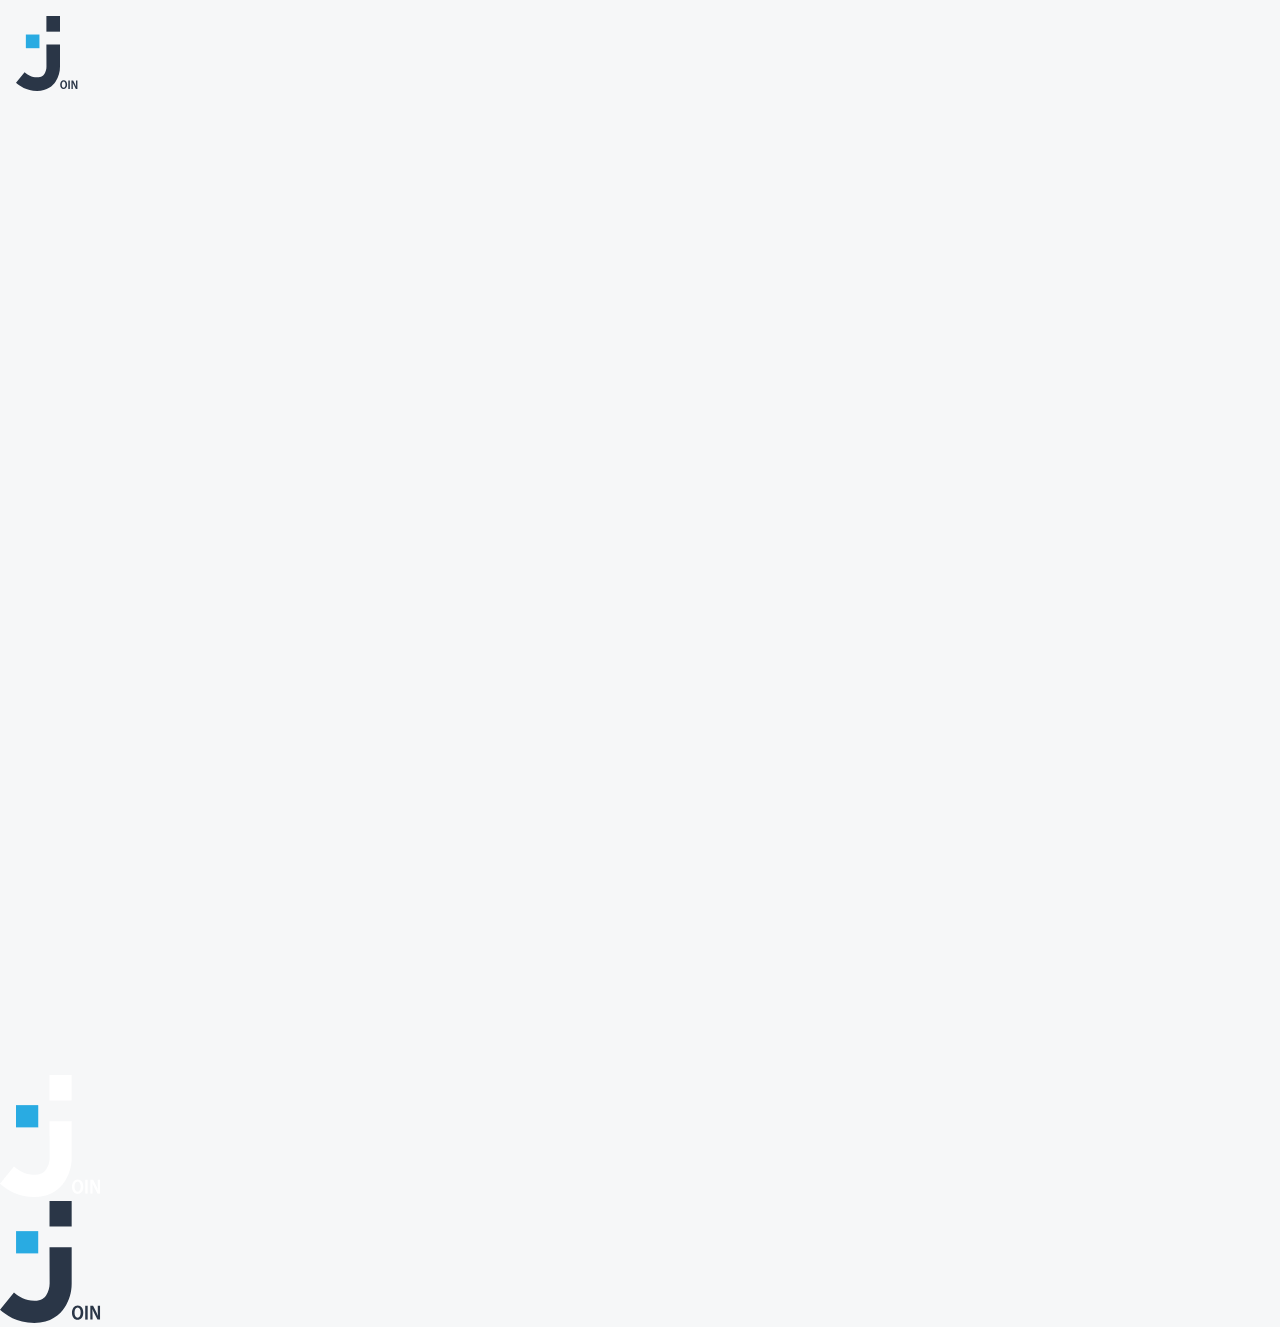
<file: index/index.html>
<!DOCTYPE html>
<html lang="en">

<head>
    <meta charset="UTF-8">
    <meta http-equiv="X-UA-Compatible" content="IE=edge">
    <meta name="viewport" content="width=device-width, initial-scale=1.0">
    <title>Login</title>
    <link rel="icon" type="image/x-icon" href="assets/img/join_logo.svg">
    <link rel="stylesheet" href="index.css">
    <link rel="stylesheet" href="../globalStyle.css">
    <link href="https://fonts.googleapis.com/css2?family=Inter:wght@100;200;300;400;500;600;700;800;900&display=swap"
        rel="stylesheet">
    <script src="./mini_backend.js"></script>
    <script src="../globalScript.js"></script>
    <script src="./data.js"></script>
    <script src="templatesAnimation.js"></script>
    <script src="../globalVar.js"></script>
</head>

<body onload="init()">

    <div id="headpart">

        <div id="noAnimation">
            <a href="./index.html"> <img id="desktopLogoNoAnimation" src="./assets/img/join_logo.svg" alt="" /></a>
        </div>
        <div id="introAnimationContainer" class="d-none">
            <a href="./index.html"> <img id="desktopLogo" src="./assets/img/join_logo.svg" alt="" /></a>
        </div>
        <div id="headpartRightSideContainer" class="zero-opacity">
            <span>Not a Join user?</span>
            <a onclick="renderSignUp()" class="btn">Sign up</a>
        </div>

    </div>

    <div id="container">
        <main id="loginContainer" class="d-none">
            <div id="headlineContainer">
                <div class="h1">Log in</div>
                <div id="borderBottom"></div>
            </div>



            <form>
                <input required id="email" type="email" placeholder="Email" />
                <input required id="password" type="password" placeholder="Password" />
                <div id="wrongLogin"></div>
            </form>

            <div id="rememberMeContainer">
                <div>
                    <input type="checkbox" id="rememberMe" />
                    <span>Remember me</span>
                </div>

                <a onclick="renderForgotPw()">Forgot my password</a>
            </div>

            <section id="loginSection">
                <button id="loginBtn" class="buttonGlobal1" onclick="login()">Log in</button>
                <button id="guestLoginBtn" class="buttonGlobal2" onclick="guestLogin()">Guest Log in</button>
            </section>
        </main>
        <div id="msgBox" class="d-none">
        </div>
    </div>

    <div id="mobileAnimationContainer">
        <img id="mobileLogo" src="./assets/img/mobileLogo.png" alt="" />
    </div>

    <div id="blackLogoAnimationContainer">
        <img id="blackLogo" src="./assets/img/join_logo.svg" alt="">
    </div>
</body>

</html>
</file>
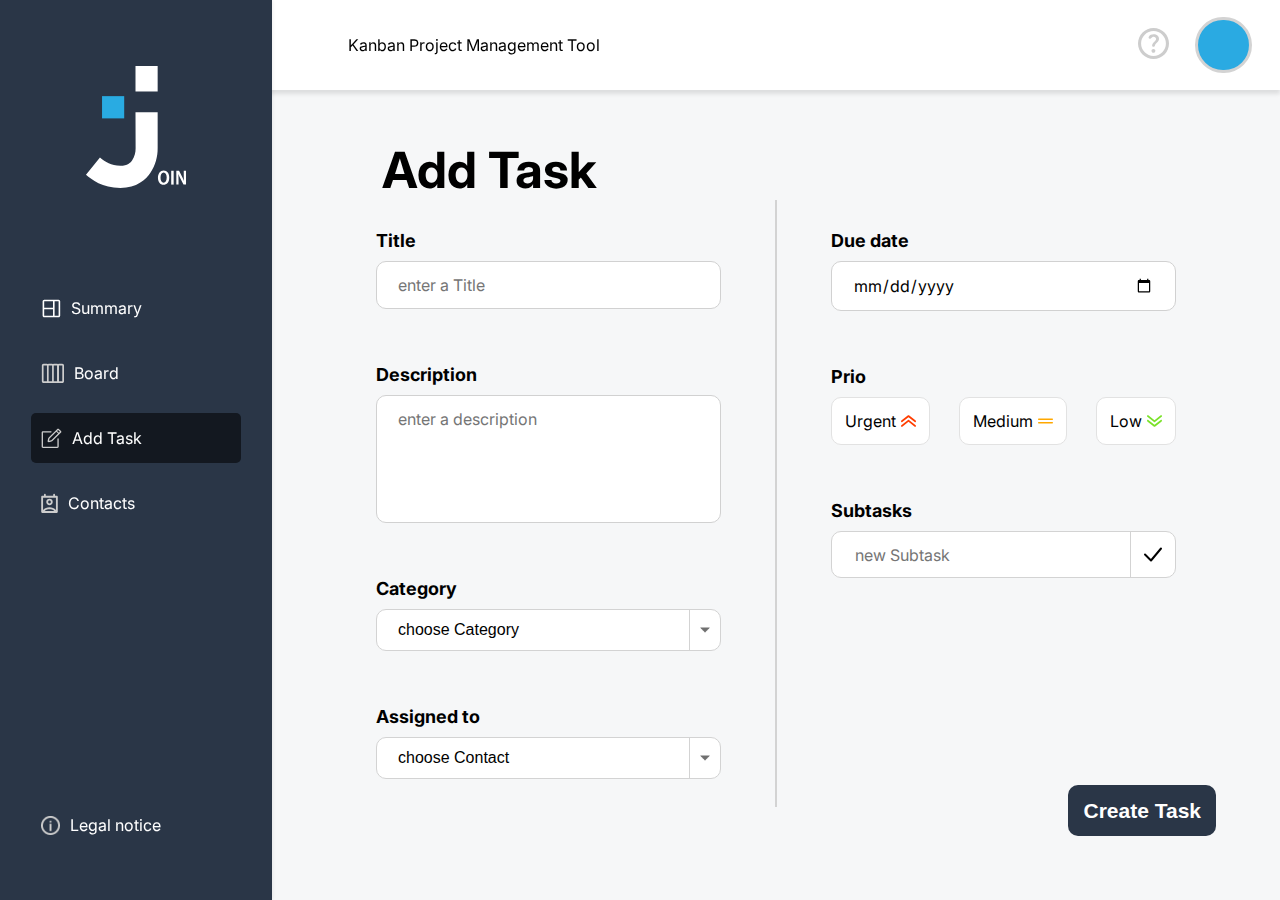
<file: Add-task/addtask.html>
<!DOCTYPE html>
<html lang="en">

<head>
    <meta charset="UTF-8">
    <meta http-equiv="X-UA-Compatible" content="IE=edge">
    <meta name="viewport" content="width=device-width, initial-scale=1.0">
    <title>Add Task</title>
    <script src="../templates/templates.js"></script>
    <link rel="stylesheet" href="../templates/templatesStyle.css">
    <link rel="stylesheet" href="../Add-task/addTask.css">
    <link rel="icon" type="image/x-icon" href="../index/assets/img/join_logo.svg">
    <!-- <link rel="stylesheet" href="../globalStyle.css"> -->

    <link href="https://fonts.googleapis.com/css2?family=Inter:wght@100;200;300;400;500;600;700;800;900&display=swap"
        rel="stylesheet">
    <script src="../globalScript.js"></script>
    <script src="../index/mini_backend.js"></script>
    <script src="../globalVar.js"></script>
</head>

<body onload=" initialiseATP()">
    <div w3-include-html="../templates/template.html"></div>
    <div>
        <div id="addTaskPageBody" class="addTaskPage">

            <h1 class="headline">Add Task</h1>
            <div class="addTaskLR">
                <div class="addTaskLeft">
                    <div class="center">
                        <h4>Title <p class="redStar d-none">*</p>
                        </h4>
                        <input id="titleField" type="text" class="textAreaStyle1" placeholder="enter a Title">
                        <span class="formValidate" id="validateTitle">This field is required</span>
                        <h4>Description <p class="redStar d-none">*</p>
                        </h4>
                        <textarea id="descriptionField" class="textAreaStyle1"
                            placeholder="enter a description"></textarea>
                        <span class="formValidate" id="validateDescription">This field is required</span>
                        <h4>Category <p class="redStar d-none">*</p>
                        </h4>
                        <div class="d-none" id="newCategory">
                            <input id="customCategory" type="text" placeholder="new Category">
                            <div>
                                <img onclick="reverseCategory()" src="../img/crossx.svg"><img id="tick"
                                    onclick="addCustomCategory()" src="../img/tick.svg">
                            </div>
                        </div>
                        <div class="dropdown" id="categoryDropdown">
                            <button type="button" onclick="showDropdownATP('myDropdownATP')" class="dropbtn">
                                <span id="dropbtnCategory">choose Category</span>
                                <img src="../img/arrowDown.png">
                            </button>
                            <div id="myDropdownATP" class="dropdown-content d-none">
                            </div>
                        </div>
                        <div class="d-none" id="categoryColors">
                            <div class="categoryColor" id="1" style="background-color: #8aa4ff;"
                                onclick="chooseColor(1, '#8aa4ff')"></div>
                            <div class="categoryColor" id="2" style="background-color: #ff0000;"
                                onclick="chooseColor(2, '#ff0000')"></div>
                            <div class="categoryColor" id="3" style="background-color: #2ad300;"
                                onclick="chooseColor(3, '#2ad300')"></div>
                            <div class="categoryColor" id="4" style="background-color: #ff8a00;"
                                onclick="chooseColor(4, '#ff8a00')"></div>
                            <div class="categoryColor" id="5" style="background-color: #e200be;"
                                onclick="chooseColor(5, '#e200be')"></div>
                            <div class="categoryColor" id="6" style="background-color: #0038ff;"
                                onclick="chooseColor(6, '#0038ff')"></div>
                        </div>
                        <span class="formValidate" id="validateCategory">This field is required</span>
                        <h4>Assigned to <p class="redStar d-none">*</p>
                        </h4>
                        <div class="dropdown">
                            <button type="button" onclick="showDropdownATP('myAssignedDropdownATP')" class="dropbtn">
                                <span id="dropbtnAssigned">choose Contact</span>
                                <img src="../img/arrowDown.png"></button>
                            <div id="myAssignedDropdownATP" class="dropdown-content d-none">
                            </div>
                        </div>
                        <div id="assignedAddTask" style="display: flex; margin-top: 15px;"></div>
                        <span class="formValidate" id="validateAssigned">This field is required</span>
                    </div>
                </div>
                <div class="centerLine">
                    <div class="dividingLine"></div>
                </div>
                <div class="addTaskRight">
                    <div class="center">
                        <h4>Due date <p class="redStar d-none">*</p>
                        </h4>
                        <input id="dueDateField" name="dueDateField" class="textAreaStyle1" type="date">
                        <span class="formValidate" id="validateDueDate">This field is required</span>
                        <h4>Prio <p class="redStar d-none">*</p>
                        </h4>
                        <div id="prioField" class="prio">
                            <div id="Urgent-button" onclick="changeColor('Urgent')" class="button1">Urgent <img
                                    id="Urgent" src="../img/prioUrgent.svg"></div>

                            <div id="Medium-button" onclick="changeColor('Medium')" class="button1">Medium<img
                                    id="Medium" src="../img/prioMedium.svg"></div>
                            <div id="Low-button" onclick="changeColor('Low')" class="button1">Low <img id="Low"
                                    src="../img/prioLow.svg"></div>
                        </div>
                        <span class="formValidate" id="validatePrio">This field is required</span>
                        <h4>Subtasks</h4>
                        <div id="subtaskField">
                            <div>
                                <input id="subtaskInput" type="text" placeholder="new Subtask">
                                <img onclick="addSubtask()" src="../img/tick.svg">
                            </div>
                        </div>
                    </div>
                </div>
                <div class="finishButtonsATP">
                    <button class="buttonGlobal1" id="createTaskButton" onclick="createTask()">Create Task</button>
                </div>
            </div>
        </div>
    </div>
</body>

</html>
</file>
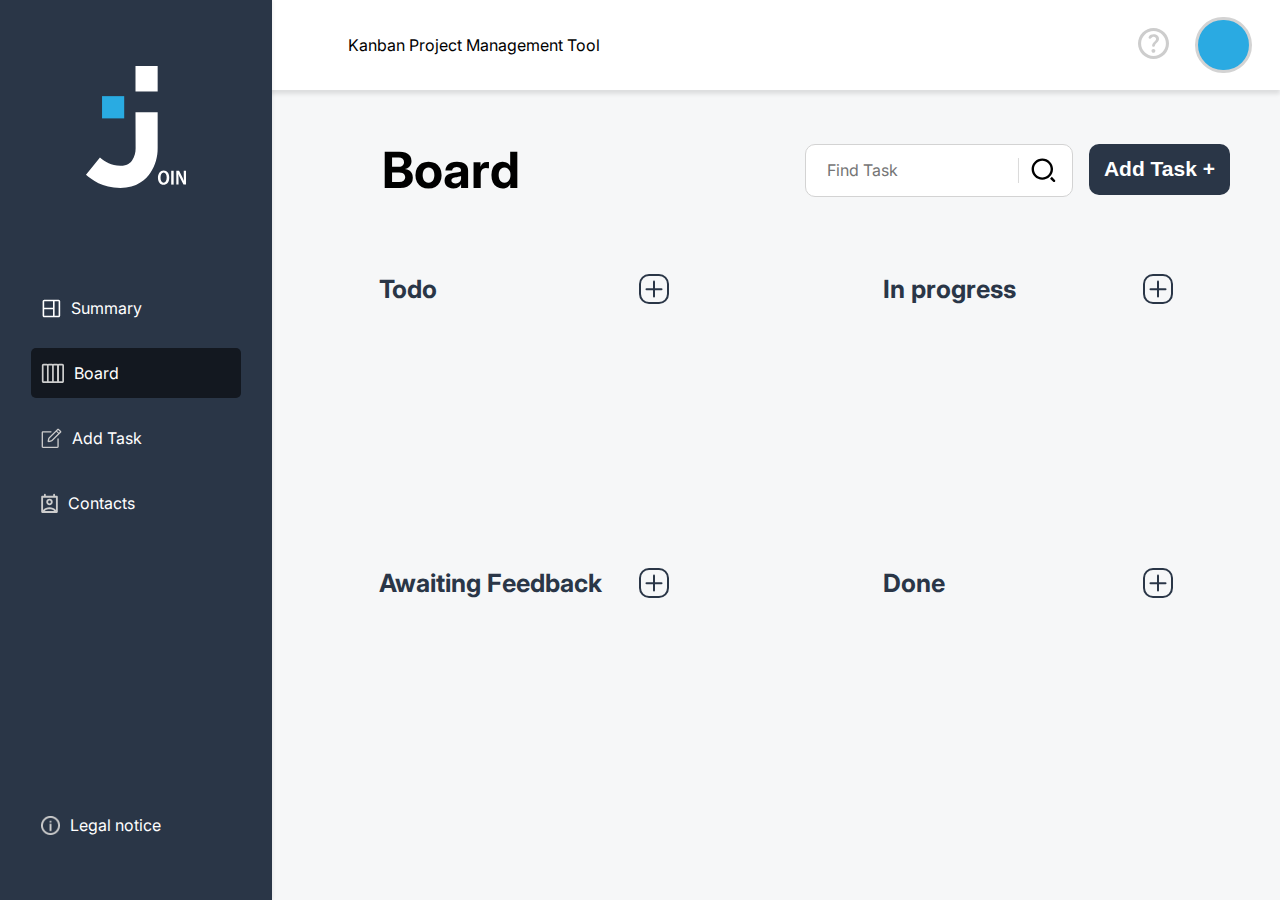
<file: board/boardIndex.html>
<!DOCTYPE html>
<html lang="en">

<head>
    <meta charset="UTF-8">
    <meta http-equiv="X-UA-Compatible" content="IE=edge">
    <meta name="viewport" content="width=device-width, initial-scale=1.0">
    <title>Board</title>

    <script src="../templates/templates.js"></script>
    <script src="../globalScript.js"></script>
    <script src="boardScript.js"></script>
    <script src="../index/mini_backend.js"></script>
    <script src="../index/data.js"></script>
    <script src="../index/templatesAnimation.js"></script>
    <script src="../globalVar.js"></script>
    <script src="../globalHTML.js"></script>

    <link rel="icon" type="image/x-icon" href="../index/assets/img/join_logo.svg">
    <link rel="stylesheet" href="../templates/templatesStyle.css">
    <link rel="stylesheet" href="../globalStyle.css">
    <link rel="stylesheet" href="boardStyle.css">
    <link rel="preconnect" href="https://fonts.googleapis.com">
    <link rel="preconnect" href="https://fonts.gstatic.com" crossorigin>
    <link href="https://fonts.googleapis.com/css2?family=Inter:wght@100;200;300;400;500;600;700;800;900&display=swap"
        rel="stylesheet">
</head>

<body onload="initialise()">
    <!-- header template -->
    <div w3-include-html="../templates/template.html"></div>

    <div class="body" id="body">

        <!-- header -->
        <div class="topContent">
            <div class="headline">Board</div>
            <div class="taskSearchAdd">
                <div class="search">
                    <input onkeyup="search()" placeholder="Find Task" type="text" id="searchInput">
                    <img src="../img/dash.svg">
                    <img src="../img/search.svg">
                </div>
                <button class="buttonGlobal1" onclick="openPopup('todoTask')">Add Task +</button>
            </div>
        </div>

        <!-- progress colums -->
        <div class="progressFields">
            <div class="progress">
                <div class="progressHeader" onclick="openPopup('todoTask')">
                    <p>Todo</p>
                    <div class="progressHeaderImg"></div>
                </div>
                <div id="todoTask" class="taskField" ondrop="moveTo('todoTask'), unHoverDrop('todoTask')"
                    ondragleave="unHoverDrop('todoTask')" ondragover="allowDrop(event), hoverDrop('todoTask')">
                </div>
            </div>

            <div class="progress">
                <div class="progressHeader" onclick="openPopup('inProgressTask')">
                    <p>In progress</p>
                    <div class="progressHeaderImg"></div>
                </div>
                <div id="inProgressTask" class="taskField"
                    ondrop="moveTo('inProgressTask'), unHoverDrop('inProgressTask')"
                    ondragleave="unHoverDrop('inProgressTask')"
                    ondragover="allowDrop(event), hoverDrop('inProgressTask')">
                </div>
            </div>

            <div class="progress">
                <div class="progressHeader" onclick="openPopup('awaitingFeedbackTask')">
                    <p>Awaiting Feedback</p>
                    <div class="progressHeaderImg"></div>
                </div>
                <div id="awaitingFeedbackTask" class="taskField"
                    ondrop="moveTo('awaitingFeedbackTask'), unHoverDrop('awaitingFeedbackTask')"
                    ondragleave="unHoverDrop('awaitingFeedbackTask')"
                    ondragover="allowDrop(event), hoverDrop('awaitingFeedbackTask')">
                </div>
            </div>

            <div class="progress">
                <div class="progressHeader" onclick="openPopup('doneTask')">
                    <p>Done</p>
                    <div class="progressHeaderImg"></div>
                </div>
                <div id="doneTask" class="taskField" ondrop="moveTo('doneTask'), unHoverDrop('doneTask')"
                    ondragleave="unHoverDrop('doneTask')" ondragover="allowDrop(event), hoverDrop('doneTask')">
                </div>
            </div>
        </div>

        <!-- Add Task -->
        <div>
            <div id="tasks" class="d-none">

            </div>
        </div>

        <div id="fullscreenBackground" onclick="closeFullscreen()" class="d-none"></div>
        <form onsubmit="saveEdit(index); return false;" id="FsTask" class="d-none task"></form>
    </div>
</body>

</html>
</file>
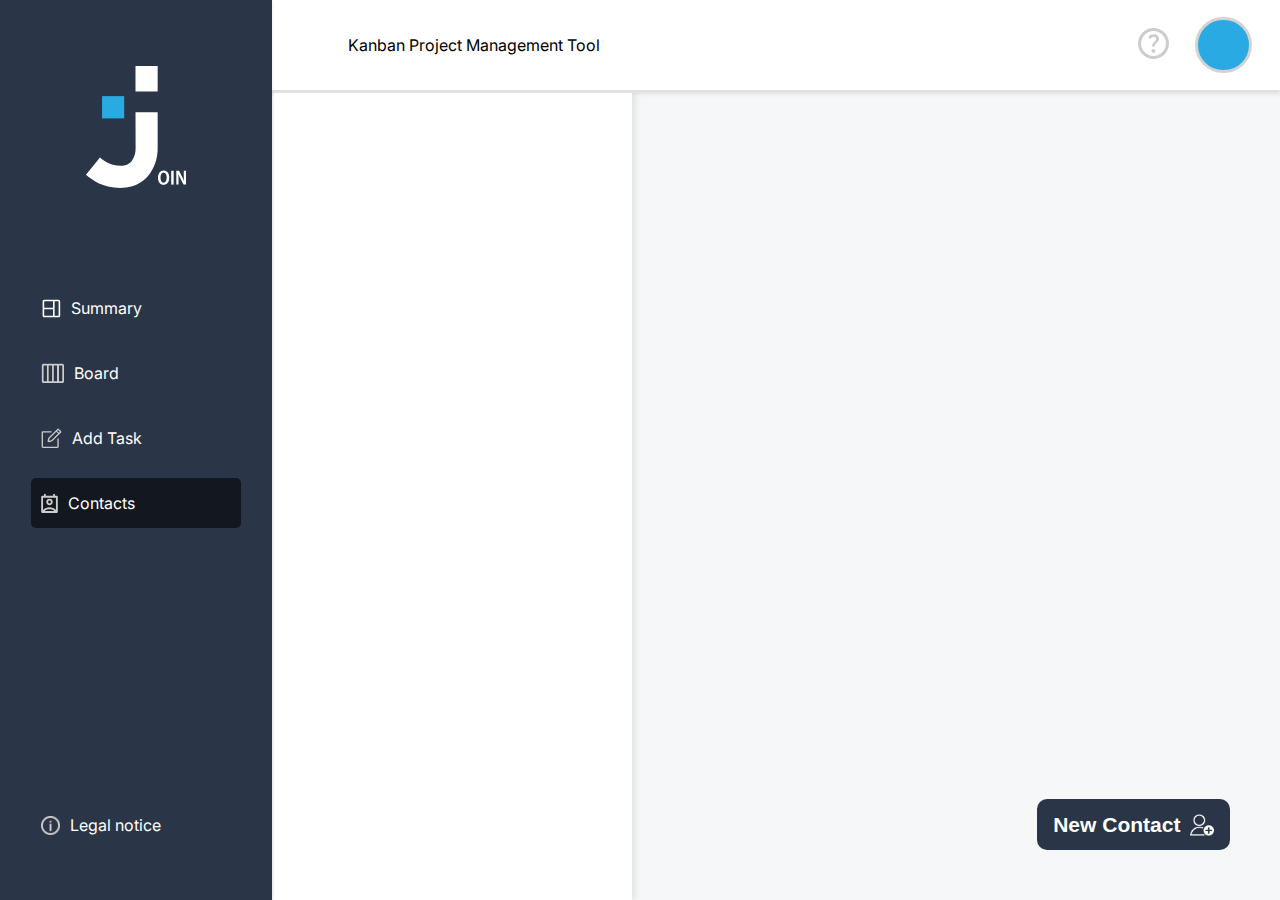
<file: contact/contact.html>
<!DOCTYPE html>
<html lang="en">

<head>
    <meta charset="UTF-8">
    <meta http-equiv="X-UA-Compatible" content="IE=edge">
    <meta name="viewport" content="width=device-width, initial-scale=1.0">
    <title>Contacts</title>
    <script src="../index/mini_backend.js"></script>
    <script src="/templates/templates.js"></script>
    <link rel="icon" type="image/x-icon" href="../index/assets/img/join_logo.svg">
    <link rel="stylesheet" href="/templates/templatesStyle.css">
    <link rel="stylesheet" href="/contact/contact.css">
    <link rel="stylesheet" href="/contact/contactResponsive.css">
    <link rel="stylesheet" href="../globalStyle.css">
    <link href="https://fonts.googleapis.com/css2?family=Inter:wght@100;200;300;400;500;600;700;800;900&display=swap"
        rel="stylesheet">
    <script src="../globalScript.js"></script>
    <script src="../index/data.js"></script>
    <script src="contact.js"></script>
    <script src="../globalHTML.js"></script>
    <script src="../globalVar.js"></script>
</head>

<body onload="includeHTML(3);loadContact();">
    <div w3-include-html="/templates/template.html"></div>
    <div id="popUpContainer" class="popUpContainer d-none">
        <div id="overlayAddContact" class="overlayAddContact d-none"></div>
        <div id="overlayEditContact" class="overlayEditContact d-none"></div>
    </div>

    <div class="contactBody">

        <div id="contactList" class="contactList"></div>
        <div id="contact" class="contactMenu"></div>


        <div id="contactRightSide" class="contactRightSide"></div>
        <button onclick="overlayAddContact()" id="newContact" class="newContact buttonGlobal1">
            <div class="textNewContact">New Contact</div>
            <img src="/img/Capa 1add.png" class="iconAdd">
        </button>
    </div>
    <div id="deleteBackground" class="d-none">
        <div class="deletePopup">
            <p>Are you sure you want to delete this contact?</p>
            <div>
                <button class="buttonGlobal2" onclick="closeDeletePopUp()">No</button>
                <button class="buttonGlobal1" onclick="deleteContact(contactClicked); closeDeletePopUp();">Yes</button>
            </div>
        </div>
    </div>
</body>

</html>
</file>
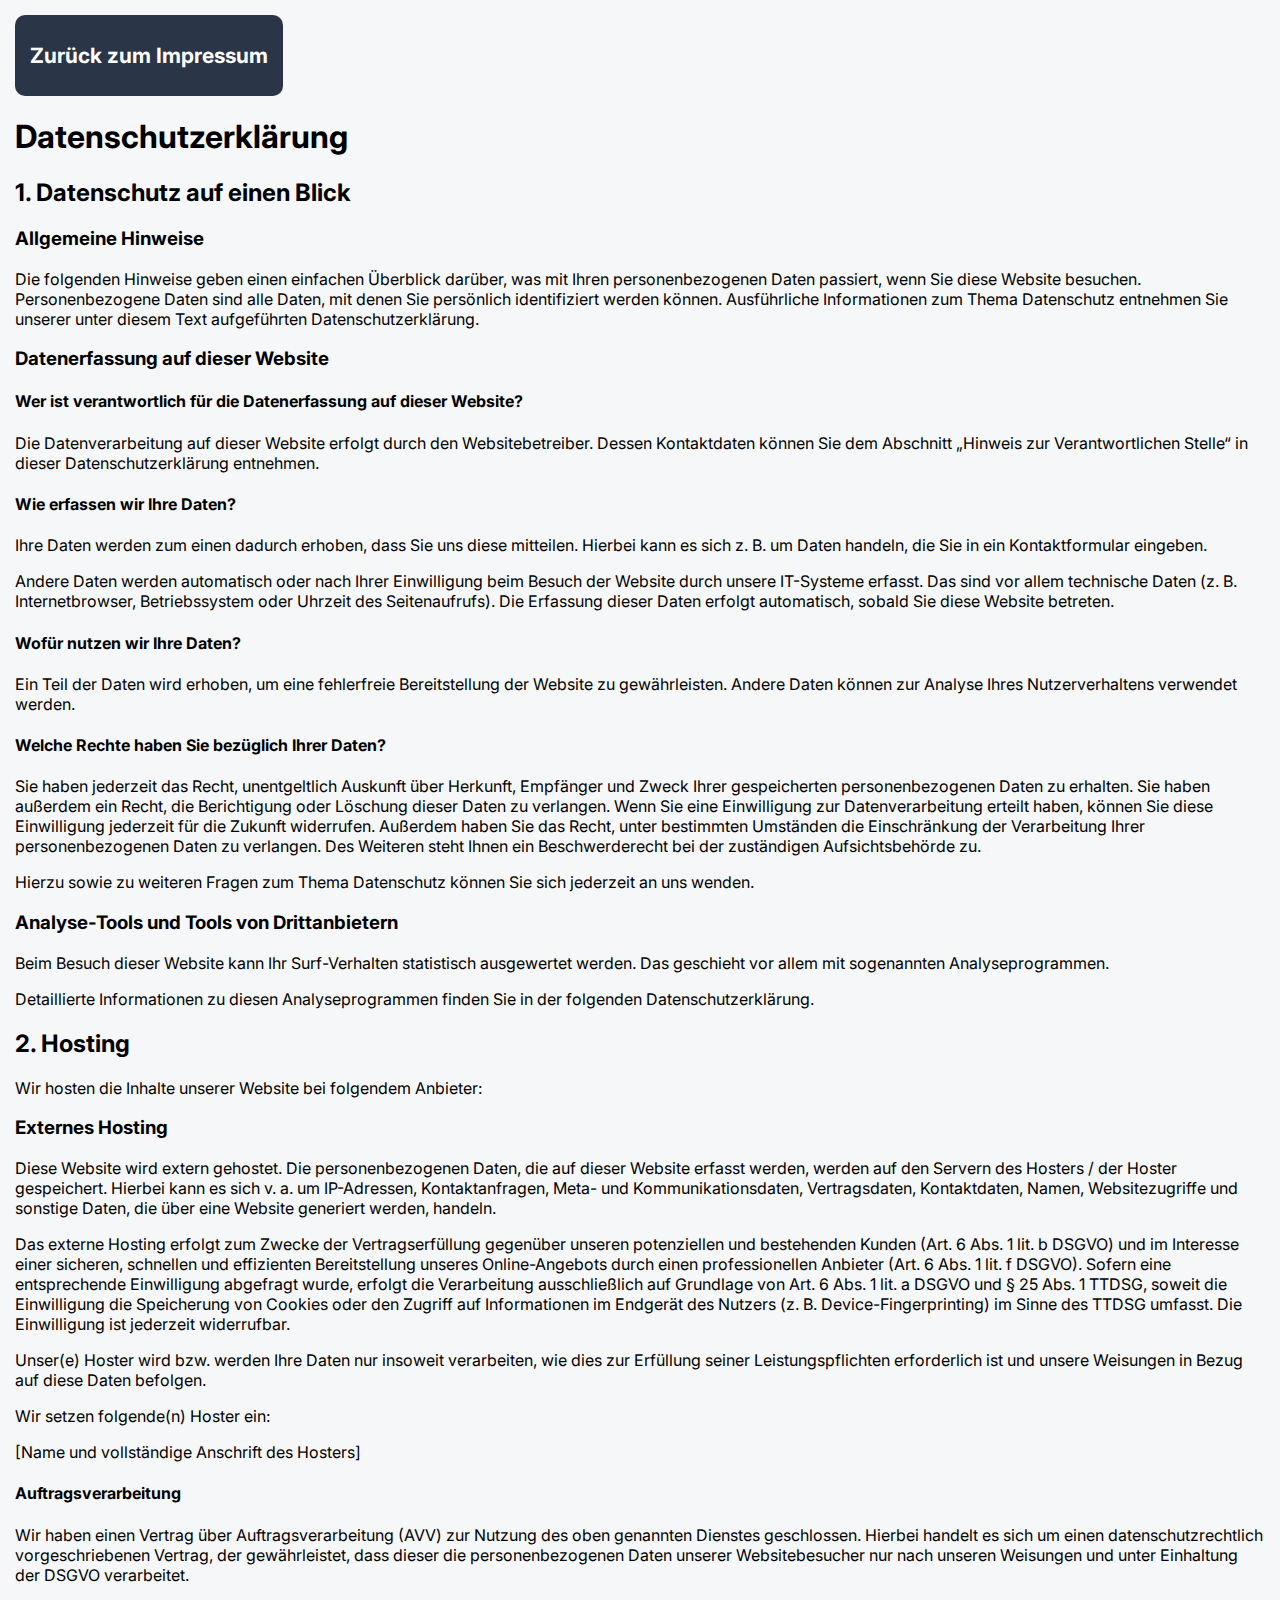
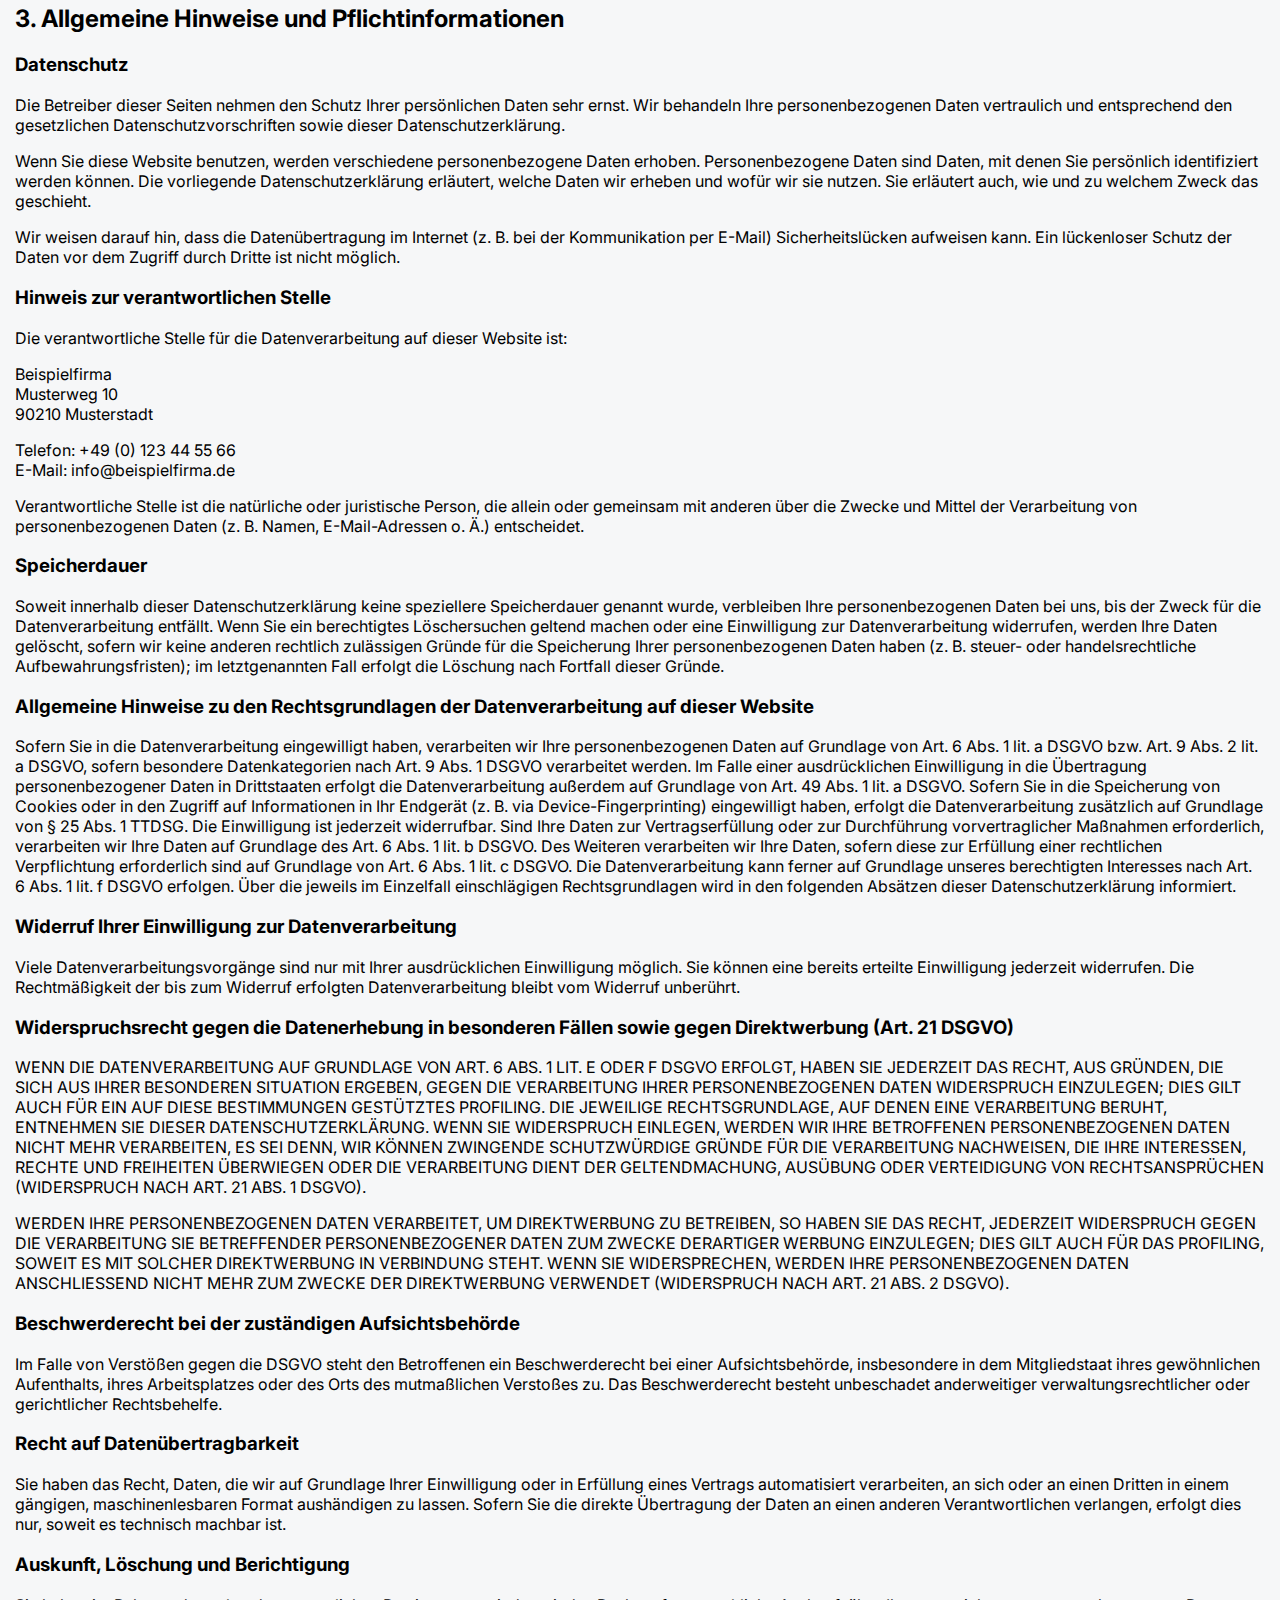
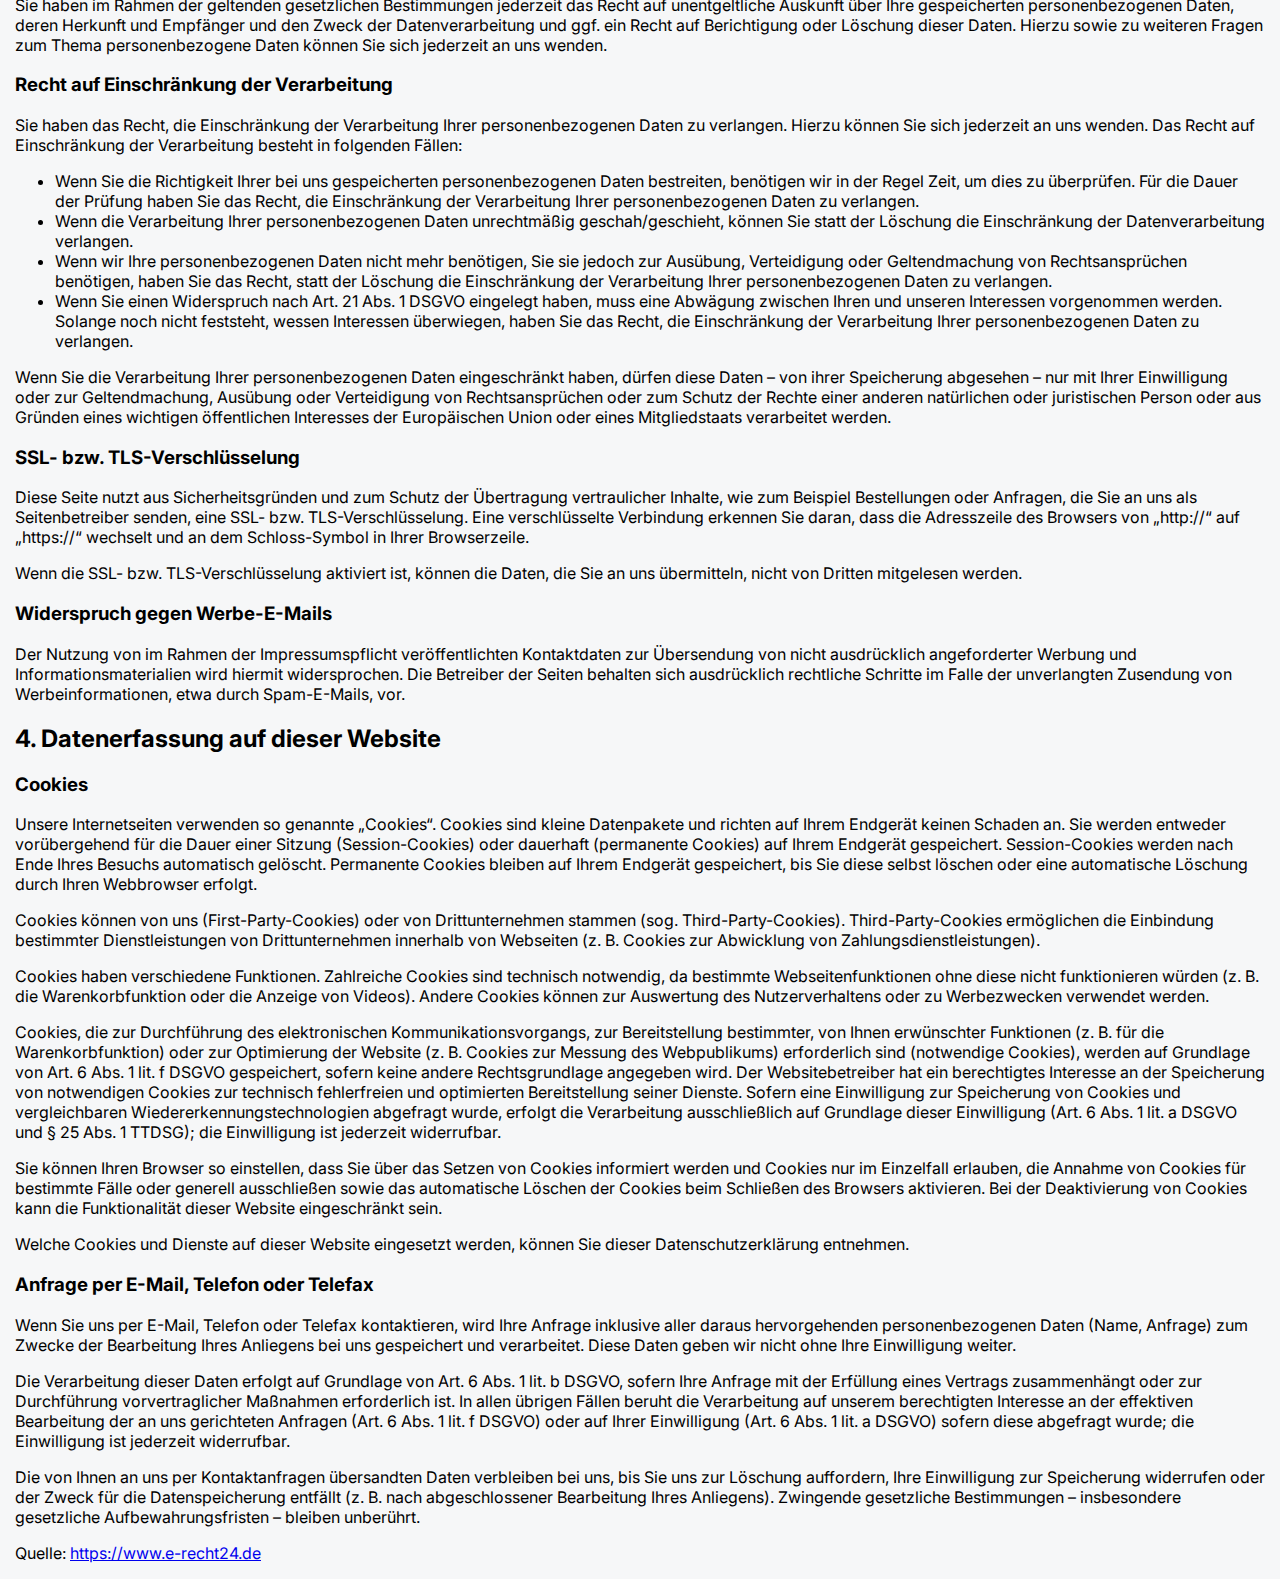
<file: Datenschutz/datenschutz-mobile.html>
<!DOCTYPE html>
<html lang="en">

<head>
    <meta charset="UTF-8">
    <meta http-equiv="X-UA-Compatible" content="IE=edge">
    <meta name="viewport" content="width=device-width, initial-scale=1.0">
    <title>Datenschutz</title>
    <link href="https://fonts.googleapis.com/css2?family=Inter:wght@100;200;300;400;500;600;700;800;900&display=swap"
        rel="stylesheet">
    <link rel="stylesheet" href="../globalStyle.css">
    <script src="../globalScript.js"></script>
    <script src="../index/mini_backend.js"></script>
    <script src="../templates/templates.js"></script>
    <script src="../templates/templatesStyle.css"></script>
    <script src="../globalVar.js"></script>
    <style>
        .back {
            font-size: 20px;
            background-color: #2A3647;
            text-decoration: none;
            color: white;
            padding: 10px;
            border-radius: 5px;
            margin: 5px;
            width: fit-content;
            position: fixed;
        }

        .back:hover {
            background-color: #3b4c64;
            cursor: pointer;
        }

        body {
            display: flex;
            flex-direction: column;
            font-family: 'Inter', sans-serif !important;
        }

        .container-datenschutz {
            margin-top: 50px;
            padding: 0 15px;
        }

        .buttonGlobal1 {
            text-decoration: none;
            display: flex;
            align-items: center;
            justify-content: center;
            width: fit-content;
            margin: 15px;
            margin-bottom: -50px;
        }
    </style>
</head>

<body>
    <a href="datenschutz.html" class="buttonGlobal1">Zurück zum Impressum</a>
    <div class="container-datenschutz">
        <h1>Datenschutz&shy;erkl&auml;rung</h1>
        <h2>1. Datenschutz auf einen Blick</h2>
        <h3>Allgemeine Hinweise</h3>
        <p>Die folgenden Hinweise geben einen einfachen &Uuml;berblick dar&uuml;ber, was mit Ihren personenbezogenen
            Daten passiert, wenn Sie diese Website besuchen. Personenbezogene Daten sind alle Daten, mit denen Sie
            pers&ouml;nlich identifiziert werden k&ouml;nnen. Ausf&uuml;hrliche Informationen zum Thema Datenschutz
            entnehmen Sie unserer unter diesem Text aufgef&uuml;hrten Datenschutzerkl&auml;rung.</p>
        <h3>Datenerfassung auf dieser Website</h3>
        <h4>Wer ist verantwortlich f&uuml;r die Datenerfassung auf dieser Website?</h4>
        <p>Die Datenverarbeitung auf dieser Website erfolgt durch den Websitebetreiber. Dessen Kontaktdaten
            k&ouml;nnen Sie dem Abschnitt &bdquo;Hinweis zur Verantwortlichen Stelle&ldquo; in dieser
            Datenschutzerkl&auml;rung entnehmen.</p>
        <h4>Wie erfassen wir Ihre Daten?</h4>
        <p>Ihre Daten werden zum einen dadurch erhoben, dass Sie uns diese mitteilen. Hierbei kann es sich
            z.&nbsp;B. um Daten handeln, die Sie in ein Kontaktformular eingeben.</p>
        <p>Andere Daten werden automatisch oder nach Ihrer Einwilligung beim Besuch der Website durch unsere
            IT-Systeme erfasst. Das sind vor allem technische Daten (z.&nbsp;B. Internetbrowser, Betriebssystem oder
            Uhrzeit des Seitenaufrufs). Die Erfassung dieser Daten erfolgt automatisch, sobald Sie diese Website
            betreten.</p>
        <h4>Wof&uuml;r nutzen wir Ihre Daten?</h4>
        <p>Ein Teil der Daten wird erhoben, um eine fehlerfreie Bereitstellung der Website zu gew&auml;hrleisten.
            Andere Daten k&ouml;nnen zur Analyse Ihres Nutzerverhaltens verwendet werden.</p>
        <h4>Welche Rechte haben Sie bez&uuml;glich Ihrer Daten?</h4>
        <p>Sie haben jederzeit das Recht, unentgeltlich Auskunft &uuml;ber Herkunft, Empf&auml;nger und Zweck Ihrer
            gespeicherten personenbezogenen Daten zu erhalten. Sie haben au&szlig;erdem ein Recht, die Berichtigung
            oder L&ouml;schung dieser Daten zu verlangen. Wenn Sie eine Einwilligung zur Datenverarbeitung erteilt
            haben, k&ouml;nnen Sie diese Einwilligung jederzeit f&uuml;r die Zukunft widerrufen. Au&szlig;erdem
            haben Sie das Recht, unter bestimmten Umst&auml;nden die Einschr&auml;nkung der Verarbeitung Ihrer
            personenbezogenen Daten zu verlangen. Des Weiteren steht Ihnen ein Beschwerderecht bei der
            zust&auml;ndigen Aufsichtsbeh&ouml;rde zu.</p>
        <p>Hierzu sowie zu weiteren Fragen zum Thema Datenschutz k&ouml;nnen Sie sich jederzeit an uns wenden.</p>
        <h3>Analyse-Tools und Tools von Dritt&shy;anbietern</h3>
        <p>Beim Besuch dieser Website kann Ihr Surf-Verhalten statistisch ausgewertet werden. Das geschieht vor
            allem mit sogenannten Analyseprogrammen.</p>
        <p>Detaillierte Informationen zu diesen Analyseprogrammen finden Sie in der folgenden
            Datenschutzerkl&auml;rung.</p>
        <h2>2. Hosting</h2>
        <p>Wir hosten die Inhalte unserer Website bei folgendem Anbieter:</p>
        <h3>Externes Hosting</h3>
        <p>Diese Website wird extern gehostet. Die personenbezogenen Daten, die auf dieser Website erfasst werden,
            werden auf den Servern des Hosters / der Hoster gespeichert. Hierbei kann es sich v.&nbsp;a. um
            IP-Adressen, Kontaktanfragen, Meta- und Kommunikationsdaten, Vertragsdaten, Kontaktdaten, Namen,
            Websitezugriffe und sonstige Daten, die &uuml;ber eine Website generiert werden, handeln.</p>
        <p>Das externe Hosting erfolgt zum Zwecke der Vertragserf&uuml;llung gegen&uuml;ber unseren potenziellen und
            bestehenden Kunden (Art. 6 Abs. 1 lit. b DSGVO) und im Interesse einer sicheren, schnellen und
            effizienten Bereitstellung unseres Online-Angebots durch einen professionellen Anbieter (Art. 6 Abs. 1
            lit. f DSGVO). Sofern eine entsprechende Einwilligung abgefragt wurde, erfolgt die Verarbeitung
            ausschlie&szlig;lich auf Grundlage von Art. 6 Abs. 1 lit. a DSGVO und &sect; 25 Abs. 1 TTDSG, soweit die
            Einwilligung die Speicherung von Cookies oder den Zugriff auf Informationen im Endger&auml;t des Nutzers
            (z.&nbsp;B. Device-Fingerprinting) im Sinne des TTDSG umfasst. Die Einwilligung ist jederzeit
            widerrufbar.</p>
        <p>Unser(e) Hoster wird bzw. werden Ihre Daten nur insoweit verarbeiten, wie dies zur Erf&uuml;llung seiner
            Leistungspflichten erforderlich ist und unsere Weisungen in Bezug auf diese Daten befolgen.</p>
        <p>Wir setzen folgende(n) Hoster ein:</p>
        <p>&#91;Name und vollst&auml;ndige Anschrift des Hosters&#93;</p>
        <h4>Auftragsverarbeitung</h4>
        <p>Wir haben einen Vertrag &uuml;ber Auftragsverarbeitung (AVV) zur Nutzung des oben genannten Dienstes
            geschlossen. Hierbei handelt es sich um einen datenschutzrechtlich vorgeschriebenen Vertrag, der
            gew&auml;hrleistet, dass dieser die personenbezogenen Daten unserer Websitebesucher nur nach unseren
            Weisungen und unter Einhaltung der DSGVO verarbeitet.</p>
        <h2>3. Allgemeine Hinweise und Pflicht&shy;informationen</h2>
        <h3>Datenschutz</h3>
        <p>Die Betreiber dieser Seiten nehmen den Schutz Ihrer pers&ouml;nlichen Daten sehr ernst. Wir behandeln
            Ihre personenbezogenen Daten vertraulich und entsprechend den gesetzlichen Datenschutzvorschriften sowie
            dieser Datenschutzerkl&auml;rung.</p>
        <p>Wenn Sie diese Website benutzen, werden verschiedene personenbezogene Daten erhoben. Personenbezogene
            Daten sind Daten, mit denen Sie pers&ouml;nlich identifiziert werden k&ouml;nnen. Die vorliegende
            Datenschutzerkl&auml;rung erl&auml;utert, welche Daten wir erheben und wof&uuml;r wir sie nutzen. Sie
            erl&auml;utert auch, wie und zu welchem Zweck das geschieht.</p>
        <p>Wir weisen darauf hin, dass die Daten&uuml;bertragung im Internet (z.&nbsp;B. bei der Kommunikation per
            E-Mail) Sicherheitsl&uuml;cken aufweisen kann. Ein l&uuml;ckenloser Schutz der Daten vor dem Zugriff
            durch Dritte ist nicht m&ouml;glich.</p>
        <h3>Hinweis zur verantwortlichen Stelle</h3>
        <p>Die verantwortliche Stelle f&uuml;r die Datenverarbeitung auf dieser Website ist:</p>
        <p>Beispielfirma<br />
            Musterweg 10<br />
            90210 Musterstadt</p>

        <p>Telefon: +49 (0) 123 44 55 66<br />
            E-Mail: info@beispielfirma.de</p>
        <p>Verantwortliche Stelle ist die nat&uuml;rliche oder juristische Person, die allein oder gemeinsam mit
            anderen &uuml;ber die Zwecke und Mittel der Verarbeitung von personenbezogenen Daten (z.&nbsp;B. Namen,
            E-Mail-Adressen o. &Auml;.) entscheidet.</p>

        <h3>Speicherdauer</h3>
        <p>Soweit innerhalb dieser Datenschutzerkl&auml;rung keine speziellere Speicherdauer genannt wurde,
            verbleiben Ihre personenbezogenen Daten bei uns, bis der Zweck f&uuml;r die Datenverarbeitung
            entf&auml;llt. Wenn Sie ein berechtigtes L&ouml;schersuchen geltend machen oder eine Einwilligung zur
            Datenverarbeitung widerrufen, werden Ihre Daten gel&ouml;scht, sofern wir keine anderen rechtlich
            zul&auml;ssigen Gr&uuml;nde f&uuml;r die Speicherung Ihrer personenbezogenen Daten haben (z.&nbsp;B.
            steuer- oder handelsrechtliche Aufbewahrungsfristen); im letztgenannten Fall erfolgt die L&ouml;schung
            nach Fortfall dieser Gr&uuml;nde.</p>
        <h3>Allgemeine Hinweise zu den Rechtsgrundlagen der Datenverarbeitung auf dieser Website</h3>
        <p>Sofern Sie in die Datenverarbeitung eingewilligt haben, verarbeiten wir Ihre personenbezogenen Daten auf
            Grundlage von Art. 6 Abs. 1 lit. a DSGVO bzw. Art. 9 Abs. 2 lit. a DSGVO, sofern besondere
            Datenkategorien nach Art. 9 Abs. 1 DSGVO verarbeitet werden. Im Falle einer ausdr&uuml;cklichen
            Einwilligung in die &Uuml;bertragung personenbezogener Daten in Drittstaaten erfolgt die
            Datenverarbeitung au&szlig;erdem auf Grundlage von Art. 49 Abs. 1 lit. a DSGVO. Sofern Sie in die
            Speicherung von Cookies oder in den Zugriff auf Informationen in Ihr Endger&auml;t (z.&nbsp;B. via
            Device-Fingerprinting) eingewilligt haben, erfolgt die Datenverarbeitung zus&auml;tzlich auf Grundlage
            von &sect; 25 Abs. 1 TTDSG. Die Einwilligung ist jederzeit widerrufbar. Sind Ihre Daten zur
            Vertragserf&uuml;llung oder zur Durchf&uuml;hrung vorvertraglicher Ma&szlig;nahmen erforderlich,
            verarbeiten wir Ihre Daten auf Grundlage des Art. 6 Abs. 1 lit. b DSGVO. Des Weiteren verarbeiten wir
            Ihre Daten, sofern diese zur Erf&uuml;llung einer rechtlichen Verpflichtung erforderlich sind auf
            Grundlage von Art. 6 Abs. 1 lit. c DSGVO. Die Datenverarbeitung kann ferner auf Grundlage unseres
            berechtigten Interesses nach Art. 6 Abs. 1 lit. f DSGVO erfolgen. &Uuml;ber die jeweils im Einzelfall
            einschl&auml;gigen Rechtsgrundlagen wird in den folgenden Abs&auml;tzen dieser Datenschutzerkl&auml;rung
            informiert.</p>
        <h3>Widerruf Ihrer Einwilligung zur Datenverarbeitung</h3>
        <p>Viele Datenverarbeitungsvorg&auml;nge sind nur mit Ihrer ausdr&uuml;cklichen Einwilligung m&ouml;glich.
            Sie k&ouml;nnen eine bereits erteilte Einwilligung jederzeit widerrufen. Die Rechtm&auml;&szlig;igkeit
            der bis zum Widerruf erfolgten Datenverarbeitung bleibt vom Widerruf unber&uuml;hrt.</p>
        <h3>Widerspruchsrecht gegen die Datenerhebung in besonderen F&auml;llen sowie gegen Direktwerbung (Art. 21
            DSGVO)</h3>
        <p>WENN DIE DATENVERARBEITUNG AUF GRUNDLAGE VON ART. 6 ABS. 1 LIT. E ODER F DSGVO ERFOLGT, HABEN SIE
            JEDERZEIT DAS RECHT, AUS GR&Uuml;NDEN, DIE SICH AUS IHRER BESONDEREN SITUATION ERGEBEN, GEGEN DIE
            VERARBEITUNG IHRER PERSONENBEZOGENEN DATEN WIDERSPRUCH EINZULEGEN; DIES GILT AUCH F&Uuml;R EIN AUF DIESE
            BESTIMMUNGEN GEST&Uuml;TZTES PROFILING. DIE JEWEILIGE RECHTSGRUNDLAGE, AUF DENEN EINE VERARBEITUNG
            BERUHT, ENTNEHMEN SIE DIESER DATENSCHUTZERKL&Auml;RUNG. WENN SIE WIDERSPRUCH EINLEGEN, WERDEN WIR IHRE
            BETROFFENEN PERSONENBEZOGENEN DATEN NICHT MEHR VERARBEITEN, ES SEI DENN, WIR K&Ouml;NNEN ZWINGENDE
            SCHUTZW&Uuml;RDIGE GR&Uuml;NDE F&Uuml;R DIE VERARBEITUNG NACHWEISEN, DIE IHRE INTERESSEN, RECHTE UND
            FREIHEITEN &Uuml;BERWIEGEN ODER DIE VERARBEITUNG DIENT DER GELTENDMACHUNG, AUS&Uuml;BUNG ODER
            VERTEIDIGUNG VON RECHTSANSPR&Uuml;CHEN (WIDERSPRUCH NACH ART. 21 ABS. 1 DSGVO).</p>
        <p>WERDEN IHRE PERSONENBEZOGENEN DATEN VERARBEITET, UM DIREKTWERBUNG ZU BETREIBEN, SO HABEN SIE DAS RECHT,
            JEDERZEIT WIDERSPRUCH GEGEN DIE VERARBEITUNG SIE BETREFFENDER PERSONENBEZOGENER DATEN ZUM ZWECKE
            DERARTIGER WERBUNG EINZULEGEN; DIES GILT AUCH F&Uuml;R DAS PROFILING, SOWEIT ES MIT SOLCHER
            DIREKTWERBUNG IN VERBINDUNG STEHT. WENN SIE WIDERSPRECHEN, WERDEN IHRE PERSONENBEZOGENEN DATEN
            ANSCHLIESSEND NICHT MEHR ZUM ZWECKE DER DIREKTWERBUNG VERWENDET (WIDERSPRUCH NACH ART. 21 ABS. 2 DSGVO).
        </p>
        <h3>Beschwerde&shy;recht bei der zust&auml;ndigen Aufsichts&shy;beh&ouml;rde</h3>
        <p>Im Falle von Verst&ouml;&szlig;en gegen die DSGVO steht den Betroffenen ein Beschwerderecht bei einer
            Aufsichtsbeh&ouml;rde, insbesondere in dem Mitgliedstaat ihres gew&ouml;hnlichen Aufenthalts, ihres
            Arbeitsplatzes oder des Orts des mutma&szlig;lichen Versto&szlig;es zu. Das Beschwerderecht besteht
            unbeschadet anderweitiger verwaltungsrechtlicher oder gerichtlicher Rechtsbehelfe.</p>
        <h3>Recht auf Daten&shy;&uuml;bertrag&shy;barkeit</h3>
        <p>Sie haben das Recht, Daten, die wir auf Grundlage Ihrer Einwilligung oder in Erf&uuml;llung eines
            Vertrags automatisiert verarbeiten, an sich oder an einen Dritten in einem g&auml;ngigen,
            maschinenlesbaren Format aush&auml;ndigen zu lassen. Sofern Sie die direkte &Uuml;bertragung der Daten
            an einen anderen Verantwortlichen verlangen, erfolgt dies nur, soweit es technisch machbar ist.</p>
        <h3>Auskunft, L&ouml;schung und Berichtigung</h3>
        <p>Sie haben im Rahmen der geltenden gesetzlichen Bestimmungen jederzeit das Recht auf unentgeltliche
            Auskunft &uuml;ber Ihre gespeicherten personenbezogenen Daten, deren Herkunft und Empf&auml;nger und den
            Zweck der Datenverarbeitung und ggf. ein Recht auf Berichtigung oder L&ouml;schung dieser Daten. Hierzu
            sowie zu weiteren Fragen zum Thema personenbezogene Daten k&ouml;nnen Sie sich jederzeit an uns wenden.
        </p>
        <h3>Recht auf Einschr&auml;nkung der Verarbeitung</h3>
        <p>Sie haben das Recht, die Einschr&auml;nkung der Verarbeitung Ihrer personenbezogenen Daten zu verlangen.
            Hierzu k&ouml;nnen Sie sich jederzeit an uns wenden. Das Recht auf Einschr&auml;nkung der Verarbeitung
            besteht in folgenden F&auml;llen:</p>
        <ul>
            <li>Wenn Sie die Richtigkeit Ihrer bei uns gespeicherten personenbezogenen Daten bestreiten,
                ben&ouml;tigen wir in der Regel Zeit, um dies zu &uuml;berpr&uuml;fen. F&uuml;r die Dauer der
                Pr&uuml;fung haben Sie das Recht, die Einschr&auml;nkung der Verarbeitung Ihrer personenbezogenen
                Daten zu verlangen.</li>
            <li>Wenn die Verarbeitung Ihrer personenbezogenen Daten unrechtm&auml;&szlig;ig geschah/geschieht,
                k&ouml;nnen Sie statt der L&ouml;schung die Einschr&auml;nkung der Datenverarbeitung verlangen.</li>
            <li>Wenn wir Ihre personenbezogenen Daten nicht mehr ben&ouml;tigen, Sie sie jedoch zur Aus&uuml;bung,
                Verteidigung oder Geltendmachung von Rechtsanspr&uuml;chen ben&ouml;tigen, haben Sie das Recht,
                statt der L&ouml;schung die Einschr&auml;nkung der Verarbeitung Ihrer personenbezogenen Daten zu
                verlangen.</li>
            <li>Wenn Sie einen Widerspruch nach Art. 21 Abs. 1 DSGVO eingelegt haben, muss eine Abw&auml;gung
                zwischen Ihren und unseren Interessen vorgenommen werden. Solange noch nicht feststeht, wessen
                Interessen &uuml;berwiegen, haben Sie das Recht, die Einschr&auml;nkung der Verarbeitung Ihrer
                personenbezogenen Daten zu verlangen.</li>
        </ul>
        <p>Wenn Sie die Verarbeitung Ihrer personenbezogenen Daten eingeschr&auml;nkt haben, d&uuml;rfen diese Daten
            &ndash; von ihrer Speicherung abgesehen &ndash; nur mit Ihrer Einwilligung oder zur Geltendmachung,
            Aus&uuml;bung oder Verteidigung von Rechtsanspr&uuml;chen oder zum Schutz der Rechte einer anderen
            nat&uuml;rlichen oder juristischen Person oder aus Gr&uuml;nden eines wichtigen &ouml;ffentlichen
            Interesses der Europ&auml;ischen Union oder eines Mitgliedstaats verarbeitet werden.</p>
        <h3>SSL- bzw. TLS-Verschl&uuml;sselung</h3>
        <p>Diese Seite nutzt aus Sicherheitsgr&uuml;nden und zum Schutz der &Uuml;bertragung vertraulicher Inhalte,
            wie zum Beispiel Bestellungen oder Anfragen, die Sie an uns als Seitenbetreiber senden, eine SSL- bzw.
            TLS-Verschl&uuml;sselung. Eine verschl&uuml;sselte Verbindung erkennen Sie daran, dass die Adresszeile
            des Browsers von &bdquo;http://&ldquo; auf &bdquo;https://&ldquo; wechselt und an dem Schloss-Symbol in
            Ihrer Browserzeile.</p>
        <p>Wenn die SSL- bzw. TLS-Verschl&uuml;sselung aktiviert ist, k&ouml;nnen die Daten, die Sie an uns
            &uuml;bermitteln, nicht von Dritten mitgelesen werden.</p>
        <h3>Widerspruch gegen Werbe-E-Mails</h3>
        <p>Der Nutzung von im Rahmen der Impressumspflicht ver&ouml;ffentlichten Kontaktdaten zur &Uuml;bersendung
            von nicht ausdr&uuml;cklich angeforderter Werbung und Informationsmaterialien wird hiermit
            widersprochen. Die Betreiber der Seiten behalten sich ausdr&uuml;cklich rechtliche Schritte im Falle der
            unverlangten Zusendung von Werbeinformationen, etwa durch Spam-E-Mails, vor.</p>
        <h2>4. Datenerfassung auf dieser Website</h2>
        <h3>Cookies</h3>
        <p>Unsere Internetseiten verwenden so genannte &bdquo;Cookies&ldquo;. Cookies sind kleine Datenpakete und
            richten auf Ihrem Endger&auml;t keinen Schaden an. Sie werden entweder vor&uuml;bergehend f&uuml;r die
            Dauer einer Sitzung (Session-Cookies) oder dauerhaft (permanente Cookies) auf Ihrem Endger&auml;t
            gespeichert. Session-Cookies werden nach Ende Ihres Besuchs automatisch gel&ouml;scht. Permanente
            Cookies bleiben auf Ihrem Endger&auml;t gespeichert, bis Sie diese selbst l&ouml;schen oder eine
            automatische L&ouml;schung durch Ihren Webbrowser erfolgt.</p>
        <p>Cookies k&ouml;nnen von uns (First-Party-Cookies) oder von Drittunternehmen stammen (sog.
            Third-Party-Cookies). Third-Party-Cookies erm&ouml;glichen die Einbindung bestimmter Dienstleistungen
            von Drittunternehmen innerhalb von Webseiten (z.&nbsp;B. Cookies zur Abwicklung von
            Zahlungsdienstleistungen).</p>
        <p>Cookies haben verschiedene Funktionen. Zahlreiche Cookies sind technisch notwendig, da bestimmte
            Webseitenfunktionen ohne diese nicht funktionieren w&uuml;rden (z.&nbsp;B. die Warenkorbfunktion oder
            die Anzeige von Videos). Andere Cookies k&ouml;nnen zur Auswertung des Nutzerverhaltens oder zu
            Werbezwecken verwendet werden.</p>
        <p>Cookies, die zur Durchf&uuml;hrung des elektronischen Kommunikationsvorgangs, zur Bereitstellung
            bestimmter, von Ihnen erw&uuml;nschter Funktionen (z.&nbsp;B. f&uuml;r die Warenkorbfunktion) oder zur
            Optimierung der Website (z.&nbsp;B. Cookies zur Messung des Webpublikums) erforderlich sind (notwendige
            Cookies), werden auf Grundlage von Art. 6 Abs. 1 lit. f DSGVO gespeichert, sofern keine andere
            Rechtsgrundlage angegeben wird. Der Websitebetreiber hat ein berechtigtes Interesse an der Speicherung
            von notwendigen Cookies zur technisch fehlerfreien und optimierten Bereitstellung seiner Dienste. Sofern
            eine Einwilligung zur Speicherung von Cookies und vergleichbaren Wiedererkennungstechnologien abgefragt
            wurde, erfolgt die Verarbeitung ausschlie&szlig;lich auf Grundlage dieser Einwilligung (Art. 6 Abs. 1
            lit. a DSGVO und &sect; 25 Abs. 1 TTDSG); die Einwilligung ist jederzeit widerrufbar.</p>
        <p>Sie k&ouml;nnen Ihren Browser so einstellen, dass Sie &uuml;ber das Setzen von Cookies informiert werden
            und Cookies nur im Einzelfall erlauben, die Annahme von Cookies f&uuml;r bestimmte F&auml;lle oder
            generell ausschlie&szlig;en sowie das automatische L&ouml;schen der Cookies beim Schlie&szlig;en des
            Browsers aktivieren. Bei der Deaktivierung von Cookies kann die Funktionalit&auml;t dieser Website
            eingeschr&auml;nkt sein.</p>
        <p>Welche Cookies und Dienste auf dieser Website eingesetzt werden, k&ouml;nnen Sie dieser
            Datenschutzerkl&auml;rung entnehmen.</p>
        <h3>Anfrage per E-Mail, Telefon oder Telefax</h3>
        <p>Wenn Sie uns per E-Mail, Telefon oder Telefax kontaktieren, wird Ihre Anfrage inklusive aller daraus
            hervorgehenden personenbezogenen Daten (Name, Anfrage) zum Zwecke der Bearbeitung Ihres Anliegens bei
            uns gespeichert und verarbeitet. Diese Daten geben wir nicht ohne Ihre Einwilligung weiter.</p>
        <p>Die Verarbeitung dieser Daten erfolgt auf Grundlage von Art. 6 Abs. 1 lit. b DSGVO, sofern Ihre Anfrage
            mit der Erf&uuml;llung eines Vertrags zusammenh&auml;ngt oder zur Durchf&uuml;hrung vorvertraglicher
            Ma&szlig;nahmen erforderlich ist. In allen &uuml;brigen F&auml;llen beruht die Verarbeitung auf unserem
            berechtigten Interesse an der effektiven Bearbeitung der an uns gerichteten Anfragen (Art. 6 Abs. 1 lit.
            f DSGVO) oder auf Ihrer Einwilligung (Art. 6 Abs. 1 lit. a DSGVO) sofern diese abgefragt wurde; die
            Einwilligung ist jederzeit widerrufbar.</p>
        <p>Die von Ihnen an uns per Kontaktanfragen &uuml;bersandten Daten verbleiben bei uns, bis Sie uns zur
            L&ouml;schung auffordern, Ihre Einwilligung zur Speicherung widerrufen oder der Zweck f&uuml;r die
            Datenspeicherung entf&auml;llt (z.&nbsp;B. nach abgeschlossener Bearbeitung Ihres Anliegens). Zwingende
            gesetzliche Bestimmungen &ndash; insbesondere gesetzliche Aufbewahrungsfristen &ndash; bleiben
            unber&uuml;hrt.</p>
        <p>Quelle: <a href="https://www.e-recht24.de">https://www.e-recht24.de</a></p>
    </div>
</body>

</html>
</file>
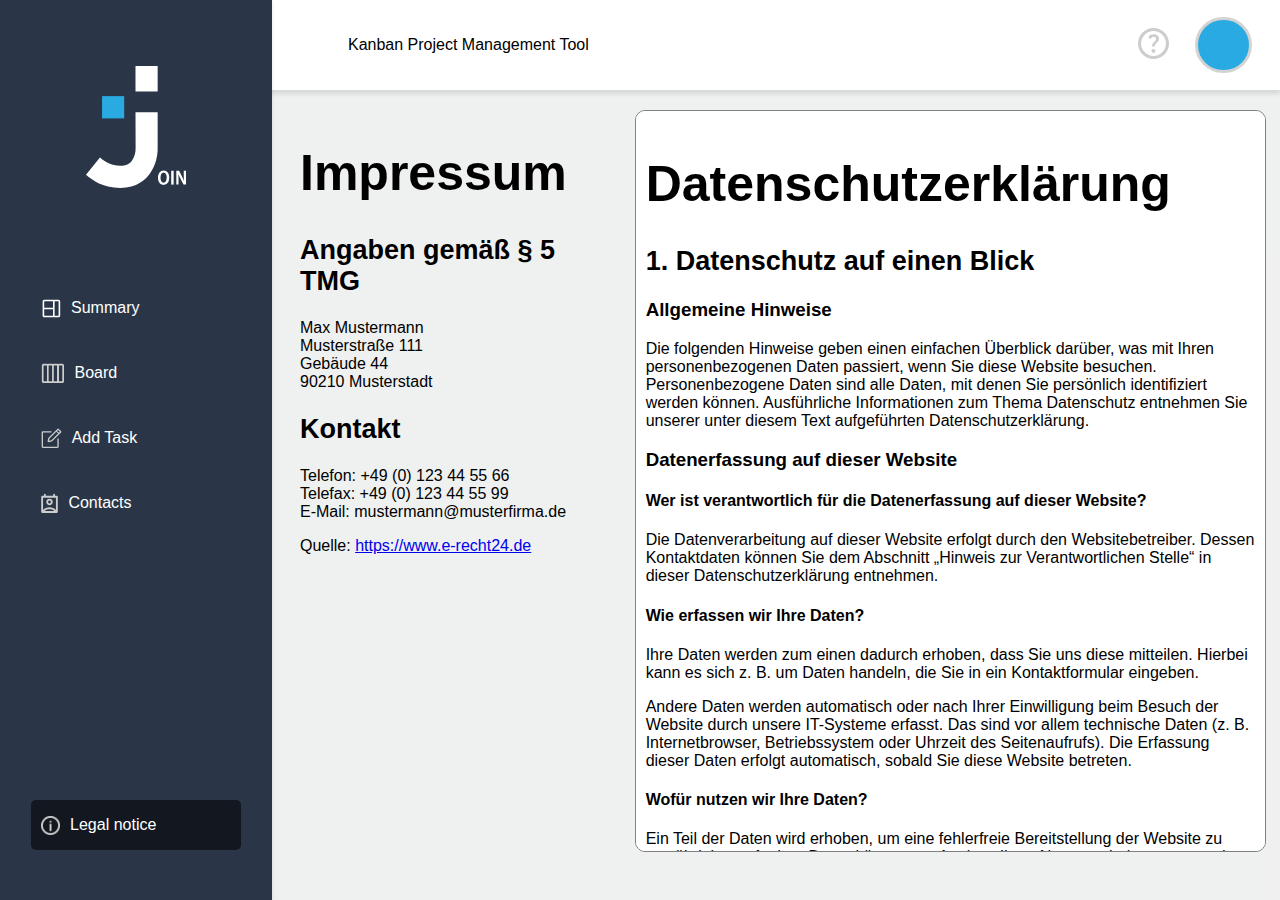
<file: Datenschutz/datenschutz.html>
<!DOCTYPE html>
<html lang="en">

<head>
    <meta charset="UTF-8">
    <meta http-equiv="X-UA-Compatible" content="IE=edge">
    <meta name="viewport" content="width=device-width, initial-scale=1.0">
    <title>Datenschutz</title>
    <script src="../templates/templates.js"></script>
    <link rel="icon" type="image/x-icon" href="../index/assets/img/join_logo.svg">
    <link rel="stylesheet" href="../templates/templatesStyle.css">
    <script src="../globalScript.js"></script>
    <script src="../index/mini_backend.js"></script>
    <link rel="stylesheet" href="datenschutz.css">
    <link rel="stylesheet" href="../globalStyle.css">
    <script src="../globalVar.js"></script>
</head>

<body onload="includeHTML(4)">
    <div w3-include-html="../templates/template.html"></div>

    <div class="body">
        <div class="container">
            <h1>Impressum</h1>

            <h2>Angaben gem&auml;&szlig; &sect; 5 TMG</h2>
            <p>Max Mustermann<br />
                Musterstra&szlig;e 111<br />
                Geb&auml;ude 44<br />
                90210 Musterstadt</p>

            <h2>Kontakt</h2>
            <p>Telefon: +49 (0) 123 44 55 66<br />
                Telefax: +49 (0) 123 44 55 99<br />
                E-Mail: mustermann@musterfirma.de</p>
            <p>Quelle: <a href="https://www.e-recht24.de">https://www.e-recht24.de</a></p>
            <a class="only-mobile" href="datenschutz-mobile.html">Zum Datenschutz</a>
        </div>

        <div class="container-datenschutz">
            <h1>Datenschutz&shy;erkl&auml;rung</h1>
            <h2>1. Datenschutz auf einen Blick</h2>
            <h3>Allgemeine Hinweise</h3>
            <p>Die folgenden Hinweise geben einen einfachen &Uuml;berblick dar&uuml;ber, was mit Ihren personenbezogenen
                Daten passiert, wenn Sie diese Website besuchen. Personenbezogene Daten sind alle Daten, mit denen Sie
                pers&ouml;nlich identifiziert werden k&ouml;nnen. Ausf&uuml;hrliche Informationen zum Thema Datenschutz
                entnehmen Sie unserer unter diesem Text aufgef&uuml;hrten Datenschutzerkl&auml;rung.</p>
            <h3>Datenerfassung auf dieser Website</h3>
            <h4>Wer ist verantwortlich f&uuml;r die Datenerfassung auf dieser Website?</h4>
            <p>Die Datenverarbeitung auf dieser Website erfolgt durch den Websitebetreiber. Dessen Kontaktdaten
                k&ouml;nnen Sie dem Abschnitt &bdquo;Hinweis zur Verantwortlichen Stelle&ldquo; in dieser
                Datenschutzerkl&auml;rung entnehmen.</p>
            <h4>Wie erfassen wir Ihre Daten?</h4>
            <p>Ihre Daten werden zum einen dadurch erhoben, dass Sie uns diese mitteilen. Hierbei kann es sich
                z.&nbsp;B. um Daten handeln, die Sie in ein Kontaktformular eingeben.</p>
            <p>Andere Daten werden automatisch oder nach Ihrer Einwilligung beim Besuch der Website durch unsere
                IT-Systeme erfasst. Das sind vor allem technische Daten (z.&nbsp;B. Internetbrowser, Betriebssystem oder
                Uhrzeit des Seitenaufrufs). Die Erfassung dieser Daten erfolgt automatisch, sobald Sie diese Website
                betreten.</p>
            <h4>Wof&uuml;r nutzen wir Ihre Daten?</h4>
            <p>Ein Teil der Daten wird erhoben, um eine fehlerfreie Bereitstellung der Website zu gew&auml;hrleisten.
                Andere Daten k&ouml;nnen zur Analyse Ihres Nutzerverhaltens verwendet werden.</p>
            <h4>Welche Rechte haben Sie bez&uuml;glich Ihrer Daten?</h4>
            <p>Sie haben jederzeit das Recht, unentgeltlich Auskunft &uuml;ber Herkunft, Empf&auml;nger und Zweck Ihrer
                gespeicherten personenbezogenen Daten zu erhalten. Sie haben au&szlig;erdem ein Recht, die Berichtigung
                oder L&ouml;schung dieser Daten zu verlangen. Wenn Sie eine Einwilligung zur Datenverarbeitung erteilt
                haben, k&ouml;nnen Sie diese Einwilligung jederzeit f&uuml;r die Zukunft widerrufen. Au&szlig;erdem
                haben Sie das Recht, unter bestimmten Umst&auml;nden die Einschr&auml;nkung der Verarbeitung Ihrer
                personenbezogenen Daten zu verlangen. Des Weiteren steht Ihnen ein Beschwerderecht bei der
                zust&auml;ndigen Aufsichtsbeh&ouml;rde zu.</p>
            <p>Hierzu sowie zu weiteren Fragen zum Thema Datenschutz k&ouml;nnen Sie sich jederzeit an uns wenden.</p>
            <h3>Analyse-Tools und Tools von Dritt&shy;anbietern</h3>
            <p>Beim Besuch dieser Website kann Ihr Surf-Verhalten statistisch ausgewertet werden. Das geschieht vor
                allem mit sogenannten Analyseprogrammen.</p>
            <p>Detaillierte Informationen zu diesen Analyseprogrammen finden Sie in der folgenden
                Datenschutzerkl&auml;rung.</p>
            <h2>2. Hosting</h2>
            <p>Wir hosten die Inhalte unserer Website bei folgendem Anbieter:</p>
            <h3>Externes Hosting</h3>
            <p>Diese Website wird extern gehostet. Die personenbezogenen Daten, die auf dieser Website erfasst werden,
                werden auf den Servern des Hosters / der Hoster gespeichert. Hierbei kann es sich v.&nbsp;a. um
                IP-Adressen, Kontaktanfragen, Meta- und Kommunikationsdaten, Vertragsdaten, Kontaktdaten, Namen,
                Websitezugriffe und sonstige Daten, die &uuml;ber eine Website generiert werden, handeln.</p>
            <p>Das externe Hosting erfolgt zum Zwecke der Vertragserf&uuml;llung gegen&uuml;ber unseren potenziellen und
                bestehenden Kunden (Art. 6 Abs. 1 lit. b DSGVO) und im Interesse einer sicheren, schnellen und
                effizienten Bereitstellung unseres Online-Angebots durch einen professionellen Anbieter (Art. 6 Abs. 1
                lit. f DSGVO). Sofern eine entsprechende Einwilligung abgefragt wurde, erfolgt die Verarbeitung
                ausschlie&szlig;lich auf Grundlage von Art. 6 Abs. 1 lit. a DSGVO und &sect; 25 Abs. 1 TTDSG, soweit die
                Einwilligung die Speicherung von Cookies oder den Zugriff auf Informationen im Endger&auml;t des Nutzers
                (z.&nbsp;B. Device-Fingerprinting) im Sinne des TTDSG umfasst. Die Einwilligung ist jederzeit
                widerrufbar.</p>
            <p>Unser(e) Hoster wird bzw. werden Ihre Daten nur insoweit verarbeiten, wie dies zur Erf&uuml;llung seiner
                Leistungspflichten erforderlich ist und unsere Weisungen in Bezug auf diese Daten befolgen.</p>
            <p>Wir setzen folgende(n) Hoster ein:</p>
            <p>&#91;Name und vollst&auml;ndige Anschrift des Hosters&#93;</p>
            <h4>Auftragsverarbeitung</h4>
            <p>Wir haben einen Vertrag &uuml;ber Auftragsverarbeitung (AVV) zur Nutzung des oben genannten Dienstes
                geschlossen. Hierbei handelt es sich um einen datenschutzrechtlich vorgeschriebenen Vertrag, der
                gew&auml;hrleistet, dass dieser die personenbezogenen Daten unserer Websitebesucher nur nach unseren
                Weisungen und unter Einhaltung der DSGVO verarbeitet.</p>
            <h2>3. Allgemeine Hinweise und Pflicht&shy;informationen</h2>
            <h3>Datenschutz</h3>
            <p>Die Betreiber dieser Seiten nehmen den Schutz Ihrer pers&ouml;nlichen Daten sehr ernst. Wir behandeln
                Ihre personenbezogenen Daten vertraulich und entsprechend den gesetzlichen Datenschutzvorschriften sowie
                dieser Datenschutzerkl&auml;rung.</p>
            <p>Wenn Sie diese Website benutzen, werden verschiedene personenbezogene Daten erhoben. Personenbezogene
                Daten sind Daten, mit denen Sie pers&ouml;nlich identifiziert werden k&ouml;nnen. Die vorliegende
                Datenschutzerkl&auml;rung erl&auml;utert, welche Daten wir erheben und wof&uuml;r wir sie nutzen. Sie
                erl&auml;utert auch, wie und zu welchem Zweck das geschieht.</p>
            <p>Wir weisen darauf hin, dass die Daten&uuml;bertragung im Internet (z.&nbsp;B. bei der Kommunikation per
                E-Mail) Sicherheitsl&uuml;cken aufweisen kann. Ein l&uuml;ckenloser Schutz der Daten vor dem Zugriff
                durch Dritte ist nicht m&ouml;glich.</p>
            <h3>Hinweis zur verantwortlichen Stelle</h3>
            <p>Die verantwortliche Stelle f&uuml;r die Datenverarbeitung auf dieser Website ist:</p>
            <p>Beispielfirma<br />
                Musterweg 10<br />
                90210 Musterstadt</p>

            <p>Telefon: +49 (0) 123 44 55 66<br />
                E-Mail: info@beispielfirma.de</p>
            <p>Verantwortliche Stelle ist die nat&uuml;rliche oder juristische Person, die allein oder gemeinsam mit
                anderen &uuml;ber die Zwecke und Mittel der Verarbeitung von personenbezogenen Daten (z.&nbsp;B. Namen,
                E-Mail-Adressen o. &Auml;.) entscheidet.</p>

            <h3>Speicherdauer</h3>
            <p>Soweit innerhalb dieser Datenschutzerkl&auml;rung keine speziellere Speicherdauer genannt wurde,
                verbleiben Ihre personenbezogenen Daten bei uns, bis der Zweck f&uuml;r die Datenverarbeitung
                entf&auml;llt. Wenn Sie ein berechtigtes L&ouml;schersuchen geltend machen oder eine Einwilligung zur
                Datenverarbeitung widerrufen, werden Ihre Daten gel&ouml;scht, sofern wir keine anderen rechtlich
                zul&auml;ssigen Gr&uuml;nde f&uuml;r die Speicherung Ihrer personenbezogenen Daten haben (z.&nbsp;B.
                steuer- oder handelsrechtliche Aufbewahrungsfristen); im letztgenannten Fall erfolgt die L&ouml;schung
                nach Fortfall dieser Gr&uuml;nde.</p>
            <h3>Allgemeine Hinweise zu den Rechtsgrundlagen der Datenverarbeitung auf dieser Website</h3>
            <p>Sofern Sie in die Datenverarbeitung eingewilligt haben, verarbeiten wir Ihre personenbezogenen Daten auf
                Grundlage von Art. 6 Abs. 1 lit. a DSGVO bzw. Art. 9 Abs. 2 lit. a DSGVO, sofern besondere
                Datenkategorien nach Art. 9 Abs. 1 DSGVO verarbeitet werden. Im Falle einer ausdr&uuml;cklichen
                Einwilligung in die &Uuml;bertragung personenbezogener Daten in Drittstaaten erfolgt die
                Datenverarbeitung au&szlig;erdem auf Grundlage von Art. 49 Abs. 1 lit. a DSGVO. Sofern Sie in die
                Speicherung von Cookies oder in den Zugriff auf Informationen in Ihr Endger&auml;t (z.&nbsp;B. via
                Device-Fingerprinting) eingewilligt haben, erfolgt die Datenverarbeitung zus&auml;tzlich auf Grundlage
                von &sect; 25 Abs. 1 TTDSG. Die Einwilligung ist jederzeit widerrufbar. Sind Ihre Daten zur
                Vertragserf&uuml;llung oder zur Durchf&uuml;hrung vorvertraglicher Ma&szlig;nahmen erforderlich,
                verarbeiten wir Ihre Daten auf Grundlage des Art. 6 Abs. 1 lit. b DSGVO. Des Weiteren verarbeiten wir
                Ihre Daten, sofern diese zur Erf&uuml;llung einer rechtlichen Verpflichtung erforderlich sind auf
                Grundlage von Art. 6 Abs. 1 lit. c DSGVO. Die Datenverarbeitung kann ferner auf Grundlage unseres
                berechtigten Interesses nach Art. 6 Abs. 1 lit. f DSGVO erfolgen. &Uuml;ber die jeweils im Einzelfall
                einschl&auml;gigen Rechtsgrundlagen wird in den folgenden Abs&auml;tzen dieser Datenschutzerkl&auml;rung
                informiert.</p>
            <h3>Widerruf Ihrer Einwilligung zur Datenverarbeitung</h3>
            <p>Viele Datenverarbeitungsvorg&auml;nge sind nur mit Ihrer ausdr&uuml;cklichen Einwilligung m&ouml;glich.
                Sie k&ouml;nnen eine bereits erteilte Einwilligung jederzeit widerrufen. Die Rechtm&auml;&szlig;igkeit
                der bis zum Widerruf erfolgten Datenverarbeitung bleibt vom Widerruf unber&uuml;hrt.</p>
            <h3>Widerspruchsrecht gegen die Datenerhebung in besonderen F&auml;llen sowie gegen Direktwerbung (Art. 21
                DSGVO)</h3>
            <p>WENN DIE DATENVERARBEITUNG AUF GRUNDLAGE VON ART. 6 ABS. 1 LIT. E ODER F DSGVO ERFOLGT, HABEN SIE
                JEDERZEIT DAS RECHT, AUS GR&Uuml;NDEN, DIE SICH AUS IHRER BESONDEREN SITUATION ERGEBEN, GEGEN DIE
                VERARBEITUNG IHRER PERSONENBEZOGENEN DATEN WIDERSPRUCH EINZULEGEN; DIES GILT AUCH F&Uuml;R EIN AUF DIESE
                BESTIMMUNGEN GEST&Uuml;TZTES PROFILING. DIE JEWEILIGE RECHTSGRUNDLAGE, AUF DENEN EINE VERARBEITUNG
                BERUHT, ENTNEHMEN SIE DIESER DATENSCHUTZERKL&Auml;RUNG. WENN SIE WIDERSPRUCH EINLEGEN, WERDEN WIR IHRE
                BETROFFENEN PERSONENBEZOGENEN DATEN NICHT MEHR VERARBEITEN, ES SEI DENN, WIR K&Ouml;NNEN ZWINGENDE
                SCHUTZW&Uuml;RDIGE GR&Uuml;NDE F&Uuml;R DIE VERARBEITUNG NACHWEISEN, DIE IHRE INTERESSEN, RECHTE UND
                FREIHEITEN &Uuml;BERWIEGEN ODER DIE VERARBEITUNG DIENT DER GELTENDMACHUNG, AUS&Uuml;BUNG ODER
                VERTEIDIGUNG VON RECHTSANSPR&Uuml;CHEN (WIDERSPRUCH NACH ART. 21 ABS. 1 DSGVO).</p>
            <p>WERDEN IHRE PERSONENBEZOGENEN DATEN VERARBEITET, UM DIREKTWERBUNG ZU BETREIBEN, SO HABEN SIE DAS RECHT,
                JEDERZEIT WIDERSPRUCH GEGEN DIE VERARBEITUNG SIE BETREFFENDER PERSONENBEZOGENER DATEN ZUM ZWECKE
                DERARTIGER WERBUNG EINZULEGEN; DIES GILT AUCH F&Uuml;R DAS PROFILING, SOWEIT ES MIT SOLCHER
                DIREKTWERBUNG IN VERBINDUNG STEHT. WENN SIE WIDERSPRECHEN, WERDEN IHRE PERSONENBEZOGENEN DATEN
                ANSCHLIESSEND NICHT MEHR ZUM ZWECKE DER DIREKTWERBUNG VERWENDET (WIDERSPRUCH NACH ART. 21 ABS. 2 DSGVO).
            </p>
            <h3>Beschwerde&shy;recht bei der zust&auml;ndigen Aufsichts&shy;beh&ouml;rde</h3>
            <p>Im Falle von Verst&ouml;&szlig;en gegen die DSGVO steht den Betroffenen ein Beschwerderecht bei einer
                Aufsichtsbeh&ouml;rde, insbesondere in dem Mitgliedstaat ihres gew&ouml;hnlichen Aufenthalts, ihres
                Arbeitsplatzes oder des Orts des mutma&szlig;lichen Versto&szlig;es zu. Das Beschwerderecht besteht
                unbeschadet anderweitiger verwaltungsrechtlicher oder gerichtlicher Rechtsbehelfe.</p>
            <h3>Recht auf Daten&shy;&uuml;bertrag&shy;barkeit</h3>
            <p>Sie haben das Recht, Daten, die wir auf Grundlage Ihrer Einwilligung oder in Erf&uuml;llung eines
                Vertrags automatisiert verarbeiten, an sich oder an einen Dritten in einem g&auml;ngigen,
                maschinenlesbaren Format aush&auml;ndigen zu lassen. Sofern Sie die direkte &Uuml;bertragung der Daten
                an einen anderen Verantwortlichen verlangen, erfolgt dies nur, soweit es technisch machbar ist.</p>
            <h3>Auskunft, L&ouml;schung und Berichtigung</h3>
            <p>Sie haben im Rahmen der geltenden gesetzlichen Bestimmungen jederzeit das Recht auf unentgeltliche
                Auskunft &uuml;ber Ihre gespeicherten personenbezogenen Daten, deren Herkunft und Empf&auml;nger und den
                Zweck der Datenverarbeitung und ggf. ein Recht auf Berichtigung oder L&ouml;schung dieser Daten. Hierzu
                sowie zu weiteren Fragen zum Thema personenbezogene Daten k&ouml;nnen Sie sich jederzeit an uns wenden.
            </p>
            <h3>Recht auf Einschr&auml;nkung der Verarbeitung</h3>
            <p>Sie haben das Recht, die Einschr&auml;nkung der Verarbeitung Ihrer personenbezogenen Daten zu verlangen.
                Hierzu k&ouml;nnen Sie sich jederzeit an uns wenden. Das Recht auf Einschr&auml;nkung der Verarbeitung
                besteht in folgenden F&auml;llen:</p>
            <ul>
                <li>Wenn Sie die Richtigkeit Ihrer bei uns gespeicherten personenbezogenen Daten bestreiten,
                    ben&ouml;tigen wir in der Regel Zeit, um dies zu &uuml;berpr&uuml;fen. F&uuml;r die Dauer der
                    Pr&uuml;fung haben Sie das Recht, die Einschr&auml;nkung der Verarbeitung Ihrer personenbezogenen
                    Daten zu verlangen.</li>
                <li>Wenn die Verarbeitung Ihrer personenbezogenen Daten unrechtm&auml;&szlig;ig geschah/geschieht,
                    k&ouml;nnen Sie statt der L&ouml;schung die Einschr&auml;nkung der Datenverarbeitung verlangen.</li>
                <li>Wenn wir Ihre personenbezogenen Daten nicht mehr ben&ouml;tigen, Sie sie jedoch zur Aus&uuml;bung,
                    Verteidigung oder Geltendmachung von Rechtsanspr&uuml;chen ben&ouml;tigen, haben Sie das Recht,
                    statt der L&ouml;schung die Einschr&auml;nkung der Verarbeitung Ihrer personenbezogenen Daten zu
                    verlangen.</li>
                <li>Wenn Sie einen Widerspruch nach Art. 21 Abs. 1 DSGVO eingelegt haben, muss eine Abw&auml;gung
                    zwischen Ihren und unseren Interessen vorgenommen werden. Solange noch nicht feststeht, wessen
                    Interessen &uuml;berwiegen, haben Sie das Recht, die Einschr&auml;nkung der Verarbeitung Ihrer
                    personenbezogenen Daten zu verlangen.</li>
            </ul>
            <p>Wenn Sie die Verarbeitung Ihrer personenbezogenen Daten eingeschr&auml;nkt haben, d&uuml;rfen diese Daten
                &ndash; von ihrer Speicherung abgesehen &ndash; nur mit Ihrer Einwilligung oder zur Geltendmachung,
                Aus&uuml;bung oder Verteidigung von Rechtsanspr&uuml;chen oder zum Schutz der Rechte einer anderen
                nat&uuml;rlichen oder juristischen Person oder aus Gr&uuml;nden eines wichtigen &ouml;ffentlichen
                Interesses der Europ&auml;ischen Union oder eines Mitgliedstaats verarbeitet werden.</p>
            <h3>SSL- bzw. TLS-Verschl&uuml;sselung</h3>
            <p>Diese Seite nutzt aus Sicherheitsgr&uuml;nden und zum Schutz der &Uuml;bertragung vertraulicher Inhalte,
                wie zum Beispiel Bestellungen oder Anfragen, die Sie an uns als Seitenbetreiber senden, eine SSL- bzw.
                TLS-Verschl&uuml;sselung. Eine verschl&uuml;sselte Verbindung erkennen Sie daran, dass die Adresszeile
                des Browsers von &bdquo;http://&ldquo; auf &bdquo;https://&ldquo; wechselt und an dem Schloss-Symbol in
                Ihrer Browserzeile.</p>
            <p>Wenn die SSL- bzw. TLS-Verschl&uuml;sselung aktiviert ist, k&ouml;nnen die Daten, die Sie an uns
                &uuml;bermitteln, nicht von Dritten mitgelesen werden.</p>
            <h3>Widerspruch gegen Werbe-E-Mails</h3>
            <p>Der Nutzung von im Rahmen der Impressumspflicht ver&ouml;ffentlichten Kontaktdaten zur &Uuml;bersendung
                von nicht ausdr&uuml;cklich angeforderter Werbung und Informationsmaterialien wird hiermit
                widersprochen. Die Betreiber der Seiten behalten sich ausdr&uuml;cklich rechtliche Schritte im Falle der
                unverlangten Zusendung von Werbeinformationen, etwa durch Spam-E-Mails, vor.</p>
            <h2>4. Datenerfassung auf dieser Website</h2>
            <h3>Cookies</h3>
            <p>Unsere Internetseiten verwenden so genannte &bdquo;Cookies&ldquo;. Cookies sind kleine Datenpakete und
                richten auf Ihrem Endger&auml;t keinen Schaden an. Sie werden entweder vor&uuml;bergehend f&uuml;r die
                Dauer einer Sitzung (Session-Cookies) oder dauerhaft (permanente Cookies) auf Ihrem Endger&auml;t
                gespeichert. Session-Cookies werden nach Ende Ihres Besuchs automatisch gel&ouml;scht. Permanente
                Cookies bleiben auf Ihrem Endger&auml;t gespeichert, bis Sie diese selbst l&ouml;schen oder eine
                automatische L&ouml;schung durch Ihren Webbrowser erfolgt.</p>
            <p>Cookies k&ouml;nnen von uns (First-Party-Cookies) oder von Drittunternehmen stammen (sog.
                Third-Party-Cookies). Third-Party-Cookies erm&ouml;glichen die Einbindung bestimmter Dienstleistungen
                von Drittunternehmen innerhalb von Webseiten (z.&nbsp;B. Cookies zur Abwicklung von
                Zahlungsdienstleistungen).</p>
            <p>Cookies haben verschiedene Funktionen. Zahlreiche Cookies sind technisch notwendig, da bestimmte
                Webseitenfunktionen ohne diese nicht funktionieren w&uuml;rden (z.&nbsp;B. die Warenkorbfunktion oder
                die Anzeige von Videos). Andere Cookies k&ouml;nnen zur Auswertung des Nutzerverhaltens oder zu
                Werbezwecken verwendet werden.</p>
            <p>Cookies, die zur Durchf&uuml;hrung des elektronischen Kommunikationsvorgangs, zur Bereitstellung
                bestimmter, von Ihnen erw&uuml;nschter Funktionen (z.&nbsp;B. f&uuml;r die Warenkorbfunktion) oder zur
                Optimierung der Website (z.&nbsp;B. Cookies zur Messung des Webpublikums) erforderlich sind (notwendige
                Cookies), werden auf Grundlage von Art. 6 Abs. 1 lit. f DSGVO gespeichert, sofern keine andere
                Rechtsgrundlage angegeben wird. Der Websitebetreiber hat ein berechtigtes Interesse an der Speicherung
                von notwendigen Cookies zur technisch fehlerfreien und optimierten Bereitstellung seiner Dienste. Sofern
                eine Einwilligung zur Speicherung von Cookies und vergleichbaren Wiedererkennungstechnologien abgefragt
                wurde, erfolgt die Verarbeitung ausschlie&szlig;lich auf Grundlage dieser Einwilligung (Art. 6 Abs. 1
                lit. a DSGVO und &sect; 25 Abs. 1 TTDSG); die Einwilligung ist jederzeit widerrufbar.</p>
            <p>Sie k&ouml;nnen Ihren Browser so einstellen, dass Sie &uuml;ber das Setzen von Cookies informiert werden
                und Cookies nur im Einzelfall erlauben, die Annahme von Cookies f&uuml;r bestimmte F&auml;lle oder
                generell ausschlie&szlig;en sowie das automatische L&ouml;schen der Cookies beim Schlie&szlig;en des
                Browsers aktivieren. Bei der Deaktivierung von Cookies kann die Funktionalit&auml;t dieser Website
                eingeschr&auml;nkt sein.</p>
            <p>Welche Cookies und Dienste auf dieser Website eingesetzt werden, k&ouml;nnen Sie dieser
                Datenschutzerkl&auml;rung entnehmen.</p>
            <h3>Anfrage per E-Mail, Telefon oder Telefax</h3>
            <p>Wenn Sie uns per E-Mail, Telefon oder Telefax kontaktieren, wird Ihre Anfrage inklusive aller daraus
                hervorgehenden personenbezogenen Daten (Name, Anfrage) zum Zwecke der Bearbeitung Ihres Anliegens bei
                uns gespeichert und verarbeitet. Diese Daten geben wir nicht ohne Ihre Einwilligung weiter.</p>
            <p>Die Verarbeitung dieser Daten erfolgt auf Grundlage von Art. 6 Abs. 1 lit. b DSGVO, sofern Ihre Anfrage
                mit der Erf&uuml;llung eines Vertrags zusammenh&auml;ngt oder zur Durchf&uuml;hrung vorvertraglicher
                Ma&szlig;nahmen erforderlich ist. In allen &uuml;brigen F&auml;llen beruht die Verarbeitung auf unserem
                berechtigten Interesse an der effektiven Bearbeitung der an uns gerichteten Anfragen (Art. 6 Abs. 1 lit.
                f DSGVO) oder auf Ihrer Einwilligung (Art. 6 Abs. 1 lit. a DSGVO) sofern diese abgefragt wurde; die
                Einwilligung ist jederzeit widerrufbar.</p>
            <p>Die von Ihnen an uns per Kontaktanfragen &uuml;bersandten Daten verbleiben bei uns, bis Sie uns zur
                L&ouml;schung auffordern, Ihre Einwilligung zur Speicherung widerrufen oder der Zweck f&uuml;r die
                Datenspeicherung entf&auml;llt (z.&nbsp;B. nach abgeschlossener Bearbeitung Ihres Anliegens). Zwingende
                gesetzliche Bestimmungen &ndash; insbesondere gesetzliche Aufbewahrungsfristen &ndash; bleiben
                unber&uuml;hrt.</p>
            <p>Quelle: <a href="https://www.e-recht24.de">https://www.e-recht24.de</a></p>
        </div>
    </div>

</body>

</html>
</file>
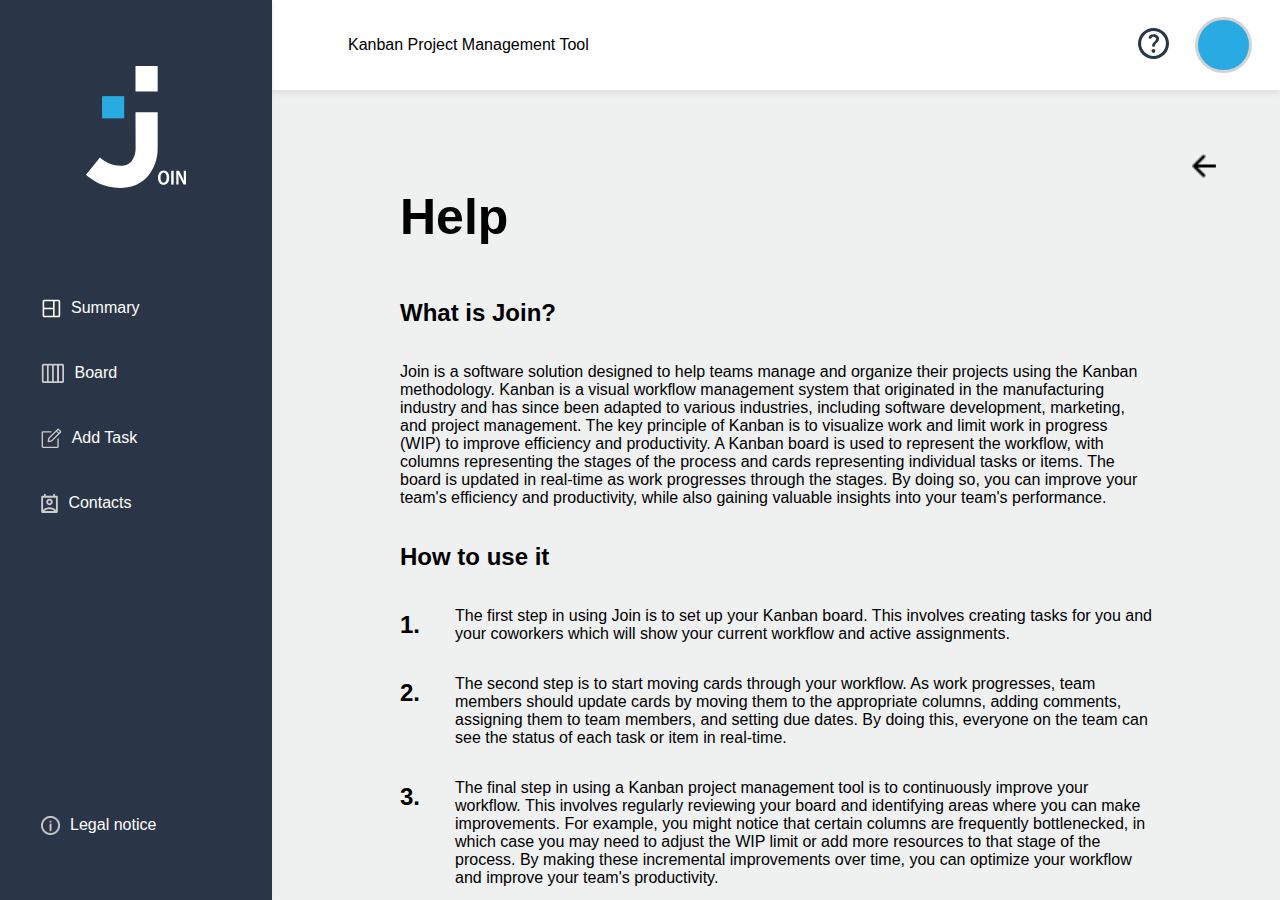
<file: Datenschutz/help.html>
<!DOCTYPE html>
<html lang="en">

<head>
    <meta charset="UTF-8">
    <meta http-equiv="X-UA-Compatible" content="IE=edge">
    <meta name="viewport" content="width=device-width, initial-scale=1.0">
    <title>Help</title>
    <script src="../templates/templates.js"></script>
    <link rel="icon" type="image/x-icon" href="../index/assets/img/join_logo.svg">
    <link rel="stylesheet" href="../templates/templatesStyle.css">
    <script src="../globalScript.js"></script>
    <script src="../index/mini_backend.js"></script>
    <link rel="stylesheet" href="help.css">
    <link rel="stylesheet" href="../globalStyle.css">
    <script src="../globalVar.js"></script>
</head>

<body onload="includeHTML(5)">
    <div w3-include-html="../templates/template.html"></div>

    <div class="body">
        <!-- <button class="buttonGlobal1">Back</button> -->
        <a href="../summary/summary.html"><img id="backArrow" src="../img/Vectorcolse Contacs respo.png"></a>
        <h1>Help</h1>

        <h2>What is Join?</h2>
        <p>
            Join is a software solution designed to help teams manage and organize their
            projects using the Kanban methodology. Kanban is a visual workflow management system that originated in the
            manufacturing industry and has since been adapted to various industries, including software development,
            marketing, and project management.

            The key principle of Kanban is to visualize work and limit work in progress (WIP) to improve efficiency and
            productivity. A Kanban board is used to represent the workflow, with columns representing the stages of the
            process and cards representing individual tasks or items. The board is updated in real-time as work
            progresses through the stages.

            By doing so, you can improve your team's efficiency and productivity, while also gaining valuable insights
            into your team's performance.
        </p>

        <h2>How to use it</h2>
        <div class="helpParagraphs">
            <div class="paragraph">
                <h2>1.</h2>
                <p>
                    The first step in using Join is to set up your Kanban board. This involves creating tasks for you
                    and your coworkers which will show your current workflow and active assignments.
                </p>
            </div>
            <div class="paragraph">
                <h2>2.</h2>
                <p>
                    The second step is to start moving cards through your workflow. As work progresses, team members
                    should update cards by moving them to the appropriate columns, adding comments, assigning them to
                    team members, and setting due dates. By doing this, everyone on the team can see the status of each
                    task or item in real-time.
                </p>
            </div>
            <div class="paragraph">
                <h2>3.</h2>
                <p>
                    The final step in using a Kanban project management tool is to continuously improve your workflow.
                    This involves regularly reviewing your board and identifying areas where you can make improvements.
                    For example, you might notice that certain columns are frequently bottlenecked, in which case you
                    may need to adjust the WIP limit or add more resources to that stage of the process. By making these
                    incremental improvements over time, you can optimize your workflow and improve your team's
                    productivity.
                </p>
            </div>
        </div>
    </div>
</body>

</html>
</file>
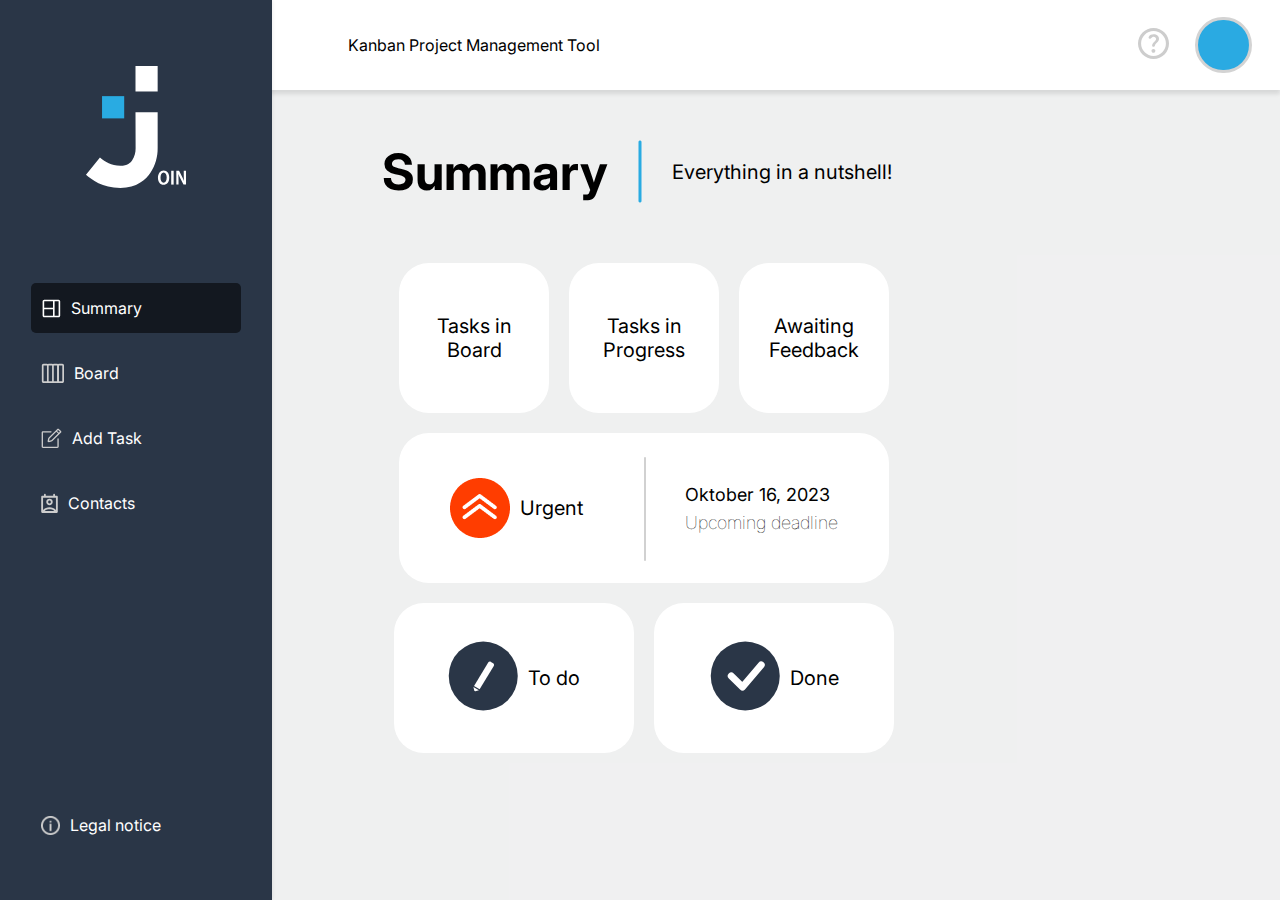
<file: summary/summary.html>
<!DOCTYPE html>
<html lang="en">

<head>
    <meta charset="UTF-8">
    <meta http-equiv="X-UA-Compatible" content="IE=edge">
    <meta name="viewport" content="width=device-width, initial-scale=1.0">
    <title>Summary</title>
    <link rel="stylesheet" href="summary.css">
    <link rel="icon" type="image/x-icon" href="../index/assets/img/join_logo.svg">
    <script src="../templates/templates.js"></script>
    <script src="../index/mini_backend.js"></script>
    <script src="../index/data.js"></script>
    <link rel="stylesheet" href="../templates/templatesStyle.css">
    <link rel="stylesheet" href="../globalStyle.css">
    <link href="https://fonts.googleapis.com/css2?family=Inter:wght@100;200;300;400;500;600;700;800;900&display=swap"
        rel="stylesheet">
    <script src="../globalScript.js"></script>
    <script src="summary.js"></script>
    <script src="../globalHTML.js"></script>
    <script src="../globalVar.js"></script>
</head>

<body onload="includeHTML(0); greetUser(); getBackendTasks(); greetingInMobile()">
    <div w3-include-html="../templates/template.html"></div>
    <div class="body">
        <div class="h1">
            <h1>Summary</h1>
            <img class="d-none-mobile-sum" src="../img/blue-line.png" alt="">
            <span class="text-light d-none-mobile">Everything in a nutshell!</span>
        </div>
        <div id="greeting-animation" class="greeting-animation-mobile d-none"></div>

        <!--Erste Reihe (drei Container)-->
        <div class="summary-content">
            <div class="summary-elements">
                <div class="summary-child-container">
                    <a href="/board/boardIndex.html" class="tasks task-little">
                        <h1 id="tasks-in-board"></h1>
                        <div class="text-light">Tasks in<br>Board</div>
                    </a>
                    <a href="/board/boardIndex.html" class="tasks task-little">
                        <h1 id="inProgressTask"></h1>
                        <div class="text-light">Tasks in<br>Progress</div>
                    </a>
                    <a href="/board/boardIndex.html" class="tasks task-little">
                        <h1 id="awaitingFeedbackTask"></h1>
                        <div class="text-light">Awaiting<br>Feedback</div>
                    </a>
                </div>

                <!--Zweite Reihe (ein Container)-->

                <div class="summary-child-container">
                    <a href="/board/boardIndex.html" class="tasks width-100"
                        style="justify-content: space-around; position: relative;">
                        <div class="summary-priority">
                            <img src="../img/urgent-button.png" alt="">
                            <div style="margin-left: 10px;">
                                <div>
                                    <h1 id="urgent"></h1>
                                </div>
                                <div class="text-light">Urgent</div>
                            </div>
                        </div>
                        <div class="summary-date">
                            <div><b id="summary-date">Oktober 16, 2023</b></div>
                            <div>Upcoming deadline</div>
                        </div>
                        <img class="grey-line" src="../img/grey-line.svg" alt="">
                    </a>
                </div>

                <!--dritte Reihe (zwei Container)-->

                <div class="summary-child-container">

                    <a href="/board/boardIndex.html" onmouseover="hoverLeftButton()" onmouseout="hoverOffLeftButton()"
                        class="tasks width-50">
                        <div class="position-relative">
                            <img id="button-hover0" src="../img/blue-button-summary.svg" alt="">
                            <img id="pencil-hover" class="button-content-img position-btn-left"
                                src="../img/pencil-1.svg" alt="">
                        </div>
                        <div style="margin-left: 10px;">
                            <h1 id="todoTask"></h1>
                            <div class="text-light">To do</div>
                        </div>
                    </a>

                    <a href="/board/boardIndex.html" onmouseover="hoverRightButton()" onmouseout="hoverOffRightButton()"
                        class="tasks width-50">
                        <div class="position-relative">
                            <img id="button-hover1" src="../img/blue-button-summary.svg" alt="">
                            <img id="check-icon-hover" class="button-content-img position-btn-right"
                                src="../img/check-icon-white.svg" alt="">
                        </div>
                        <div style="margin-left: 10px;">
                            <h1 id="doneTask"></h1>
                            <div class="text-light">Done</div>
                        </div>
                    </a>

                </div>
            </div>

            <div id="greeting" class="greeting-container d-none-mobile-sum">
                <div class="greeting">
                    <span id="greeting-container"></span>
                    <span class="h1 blue-text">
                        <h1 id="profileName"></h1>
                    </span>
                </div>
            </div>

        </div>

    </div>

</body>

</html>
</file>
<file: index/index.css>
body {
    margin: 0;
    padding: 0;
    box-sizing: border-box;
    font-size: 16px;
    font-family: 'Inter';
    background-color: rgb(240, 238, 238);
    overflow: hidden;
}

.buttonGlobal1 {
    display: flex;
    align-items: center;
    justify-content: center;
}

.h1 {
    font-size: 51px;
    font-weight: bold;
    margin-bottom: 5px;
    text-align: center;
}

#headlineContainer {
    position: relative;
    display: flex;
}

#borderBottom {
    border-bottom: 2px solid black;
    position: absolute;
    bottom: 0;
    left: 25%;
    min-width: 50%;
} 

#headpart {
    display: flex;
    width: 100%;
    justify-content: space-between;
    padding: 1rem 1rem;
}

#headpart img {
    height: 85px;
}

#desktopLogoNoAnimation {
    height: 75px !important;
}

#headpartRightSideContainer {
    display: flex;
    align-items: center;
    padding: 0;
    gap: 35px;
    margin-right: 3rem;
    font-size: 18px;
}

#headpartRightSideContainer span:hover {
    cursor: pointer;
}

#container {
    display: flex;
    flex-direction: column;
    align-items: center;
    justify-content: center;
    height: 100vh;
    padding: 2rem 4rem 2rem 4rem;
}

main {
    position: relative;
    display: flex;
    flex-direction: column;   
    justify-content: space-between;
    align-items: center;
    background-color: white;
    padding: 1.5rem 2rem 1.5rem 2rem;
    border-radius: 1rem;
    margin-top: -30vh;
}

#loginContainer {
    width: 652px;
    height: 513px;
}

main h1 {
    margin: 0;
    margin-bottom: -3rem;
    min-width: 200px;
    font-size: 61px;
    display: flex;
    justify-content: center;
}

#borderBottom {
    width: 100%;
    left: 0;
    border-radius: 1rem;
    border-bottom: 2px solid rgb(67, 178, 247);
}

form {
    display: flex;
    flex-direction: column;
    align-items: center;
    width: 100%;
}

form input {
    width: 70%;
    height: 51px;
    border-radius: .5rem;
    border: 1px solid lightgray;
    /* height: 2rem; */
    margin-bottom: 1.5rem;
    padding: 0 1rem 0 1rem;
    cursor: pointer;
}

input[type="email"] {
    background: url(./assets/img/email_icon.png) no-repeat;
    background-position: 97%;
}

input[type="password"] {
    background: url(./assets/img/password_icon.png) no-repeat;
    background-position: 97%;
}

input[type="text"] {
    background: url(./assets/img/name_icon.png) no-repeat;
    background-position: 97%;
}

#rememberMeContainer {
    display: flex;
    justify-content: space-between;
    width: 55%;
    align-items: center;
    font-size: 16px;
}

#rememberMeContainer a {
    color:rgb(67, 178, 247);
    text-decoration: none;
    cursor: pointer;
}

#loginSection {
    display: flex;
    gap: 10px;
}

.loginBtns {
    height: 45px;
    padding: 0 16px 0 16px;
    border-radius: 8px;
    font-weight: 700;
    cursor: pointer;
}

#loginBtn {
    border: none;
    background: #2A3647;
    gap: 10px;
    color: #FFFFFF;
}

#loginBtn:hover {
    background-color: rgb(67, 178, 247);
}

#guestLoginBtn {
    min-width: 150px;
    border: 1px solid black;
    background: white;
    color: black;
}

#guestLoginBtn:hover {
    color:rgb(67, 178, 247);
    border:1px solid rgb(67, 178, 247) ;
}

#wrongLogin {
    color: red;
}

#msgBox {
    display: flex;
    justify-content: center;
    align-items: center;
    margin-top: 5vh;
    background-color: #2A3647;
    box-shadow: 0px 0px 4px rgba(0, 0, 0, 0.15);
    height: 4%;
    font-size: 1.5rem;
    padding: 0px 20px;
    border-radius: 20px;
    color: white;
    z-index: 999;
}

/* Globale Klassen */

.btn {
    display: flex;
    align-items: center;
    justify-content: center;
    text-decoration: none;
    height: 45px;
    padding: 0 16px 0 16px;
    border: none;
    min-width: 70px;
    border-radius: 8px;
    background: #2A3647;
    gap: 10px;
    color: #FFFFFF;
    font-weight: 700;
    font-size: 16px;
    cursor: pointer;
    transition: all 125ms ease-in-out;
}

.btn:hover {
    background-color: rgb(67, 178, 247);
}

.backBtn {
    position: absolute;
    top: 1.5rem;
    left: 1.5rem;
    cursor: pointer;
}

/* Forgot Password Seite */

#forgotPwContainer {
    width: 826px;
    height: 462px;
    opacity: 1;
}

#forgotPwContainer h1 {
    min-width: 250px;
    margin-bottom: -2rem;
}


main p {
    font-size: 15px;
    width: 100%;
    text-align: center;
}

#forgotPwContainer form .btn {
    margin-top: .5rem;
}

#forgotPwContainer form button {
    margin-top: 50px;
}

/* Sign Up Seite */

#signUpContainer {
    width: 652px;
    height: 513px;
    max-height: 559px;
    max-width: 652px;
}

#signUpForm button {
    margin-top: 50px !important;
}

#passwordPopUp {
    color: red;
    width: 438px;
}

/* Animationen und Hilfsklassen */

/* Desktop Animation */

#introAnimationContainer img{
    transform: translate(50vw, 50vh);
    z-index: 999;
}

.introAnimation {
    transform: translate(-49.8vw, -50.1vh);
    z-index: 999;
    transition: all 1s ease-out;
}

#emailSentAnimation {
    background-color: #2A3647;
    display: flex;
    justify-content: center;
    align-items: center;
    padding: 0px 20px;
    gap: 13px;
    min-width: 300px;
    height: 60px;
    box-shadow: 0px 0px 4px rgba(0, 0, 0, 0.15);
    border-radius: 20px;
    color: white;
    transform: translateY(600px);
}

#emailSentAnimation img {
    width: 26px;
}

.animateEmailSent {
    transform: translateY(-135px) !important;
    transition: all 1s ease-in-out;
    z-index: 999;
}
    
#confirmAnimation img {
    height: 30px;
    width: 30px;
}

#desktopLogo {
    height: 75px !important;
}

.d-none {
    display: none !important;
}

.zero-opacity {
    opacity: 0 !important;
}

@media (max-width: 450px) and (max-height: 700px) {

    /* Login Seite */

    #container {
        height: 117vh !important;
    }

    #desktopLogo {
        height: 65px !important;
    }

    #loginContainer {
        height: 65vh !important;
    }

    #headpartRightSideContainer {
        position: absolute;
        bottom: 3vh !important;
        left: 20vw;
    }

    /* Forgot Password Seite */

    #forgotPwContainer {
        height: 50vh !important;
    }
    
    #forgotPwContainer h1 {
        font-size: 30px;
    }
    
    .backBtn {
        scale: .6;
        left: .5rem;
        top: .5rem;
    }

    /* Sign up Seite */

    #signUpContainer {
        height: 50vh !important;
    }

    .mobileLogoAnimation {
        transform: translate(-66vw, -72vh) !important;
    }
    
    .blackLogoAnimation {
        transform: translate(-66vw, -72vh) !important;
    }

}

@media (max-width: 400px) {
    #loginSection {
        flex-direction: column;
    }
}

@media (max-width: 500px) {

    #container {
        height: 115vh;
    }

    #headlineContainer {
        text-align: center;
    }

    #headlineContainer h1 {
        font-size: 48px !important;
    }


    /* Login Seite */
    #headpart {
        padding: 0.5rem;
        width: 80%;
    }

    #loginContainer {
        height: 60vh !important;
        width: 80vw;
    }

    #headpartRightSideContainer {
        position: absolute;
        bottom: 5vh;
        left: 17vw;
    }


    #rememberMeContainer {
        flex-direction: column;
        width: 100%;
        gap: 31px;
    }

    #borderBottom {
        bottom: 0;
    }

    /* Forgot Password Seite */

    #forgotPwContainer {
        height: 60vh !important;
    }

    .backBtn {
        scale: .6;
        left: .5rem;
        top: .5rem;
    }

    /* Sign up Seite */

    #signUpContainer {
        height: 60vh !important;
        width: 80vw;
    }

    /* Mobile Animation */

    #mobileAnimationContainer {
        display: flex;
        justify-content: center;
        align-items: center;
        position: absolute;
        top: 0;
        left: 0;
        right: 0;
        bottom: 0;
        background-color: #2A3647;
        opacity: 1;
    }

    #blackLogoAnimationContainer {
        display: flex;
        justify-content: center;
        align-items: center;
        position: absolute;
        top: 0;
        left: 0;
        right: 0;
        bottom: 0;
    }

    #mobileLogo {
        scale: .8;
    }

    #blackLogo {
        scale: .8;
        opacity: 0;
    }

    .mobileContainerAnimation {
        opacity: 0 !important;
        transition: opacity 1.3s ease-in-out;
    }

    .z-index {
        z-index: -1;
    }

    .mobileLogoAnimation {
        transform: translate(-66vw, -74vh) !important;
        transition: all 1.3s ease-in-out;
        scale: .6 !important;
    }
    
    .blackLogoAnimation {
        transform: translate(-66vw, -74vh) !important;
        transition: all 1.3s ease-in-out;
        scale: .6 !important;
        opacity: 1 !important;
    }
}

@media (max-width: 1000px) {

    #loginContainer {
        width: 100% !important;
    }

    #forgotPwContainer {
        width: 90% !important;
    }

    #signUpContainer {
        width: 100% !important;
    }

    .backBtn {
        scale: .8;
    }
}
</file>
<file: globalStyle.css>
body {
    margin: 0 !important;
    background-color: #F6F7F8;
    font-family: 'Inter', sans-serif !important;
}

textarea,
input {
    font-family: inherit;
    font-size: inherit;
}

.textAreaStyle1 {
    outline: 0;
    border: 1px solid #D1D1D1;
    border-radius: 10px;
    width: calc(345px - 44px);
    padding: 13px 21px;
}

.contact-icon {
    height: 100%;
    width: 100%;
    position: absolute;
    top: 0;
    left: 0;
}

textarea {
    min-height: 100px;
    resize: none;
}

.buttonGlobal1 {
    color: white;
    font-weight: 700 !important;
    font-size: 21px;
    line-height: 120%;
    height: 51px;
    background: #2A3647;
    border: 0;
    border-radius: 10px;
    cursor: pointer;
    transition: 125ms;
    padding: 15px;
    font-weight: normal;
    z-index: 4;
    display: flex;
    align-items: center;
}

.buttonGlobal2 {
    color: #2A3647;
    border: 1px solid #2A3647;
    font-size: 20px;
    height: 51px;
    background: white;
    border-radius: 10px;
    cursor: pointer;
    transition: 125ms;
    padding: 15px;
    font-weight: normal;
    display: flex;
    align-items: center;
}

.buttonGlobal1:hover {
    background-color: #29ABE2 !important;
    border-color: #29ABE2;
    transition: 125ms;
}

.buttonGlobal2:hover {
    border: 1px solid #29ABE2;
    color: #29ABE2;
    transition: 125ms;
}

.button1 {
    border: 1px solid rgb(226, 226, 226);
    border-radius: 10px;
    padding: 13px;
    background-color: white;
    display: flex;
    align-items: center;
    justify-content: space-around;
    cursor: pointer;
}

.button1 img {
    width: 15px;
    margin-left: 5px;
}

.button1:hover {
    box-shadow: 0px 3px 2px 0px rgba(0, 0, 0, 0.4);
}

.bgDark {
    background: #2A3647 !important;
    color: white !important;
}

/*add task*/
.required {
    color: transparent;
    margin: 0;
    margin-top: 5px;
    font-size: 14px;
}

.emptyForm {
    color: red;
}

#tasks {
    position: relative;
    position: fixed;
    top: 50%;
    left: 50%;
    transform: translate(-50%, -50%);

    max-height: 90vh;
    height: fit-content;
    width: 80vw;
    max-width: 1000px;
    background-color: white;
    border-radius: 16px;
    z-index: 800;
    display: flex;
    padding: 64px 0;
    box-sizing: border-box;
}

.addTaskLR {
    display: flex;
    justify-content: space-between;
    width: 100%;
    position: relative;
}

.dividingLine {
    border: 1px solid lightgrey;
    height: 100%;
}

#tasks h4 {
    margin: 30px 0 10px 0;
    font-size: 18px;
}

#tasks h1 {
    position: absolute;
    top: 48px;
    left: 64px;
    margin: 0;
    background-color: white;
    z-index: 99;
    padding: 5px;
}

.addTaskLeft {
    position: relative;
    padding-top: 3vh;
    width: 50%;
    display: flex;
    justify-content: flex-start;
    align-items: flex-start;
    flex-direction: column;
    overflow-y: scroll;
}

.addTaskRight {
    position: relative;
    padding-top: 3vh;
    width: 50%;
    display: flex;
    justify-content: flex-start;
    align-items: flex-end;
    flex-direction: column;
}

.center {
    width: fit-content;
    margin: 0 auto;
    display: flex;
    flex-direction: column;
}

.prio {
    display: flex;
    justify-content: space-between;
    align-items: center;
    width: 345px;
}

.finishButtons {
    display: flex;
    justify-content: space-around;
    align-items: center;
    gap: 20px;
    position: absolute;
    bottom: 0;
    right: 64px;
}

.close {
    position: fixed;
    top: 20px;
    right: 20px;
    margin: 0;
    font-size: 30px;
    cursor: pointer;
}

/* categories */

#newCategory {
    display: flex;
    align-items: center;
    justify-content: space-between;
    border: 1px solid lightgrey;
    border-radius: 10px;
    padding: 0 0 0 13px;
    width: calc(345px - 15px);
}

#newCategory input {
    border: 0;
    outline: 0;
}

#newCategory img {
    height: 25px;
    width: 25px;
    padding: 10px;
    cursor: pointer;
}

#newCategory img:first-child {
    border-right: 1px solid lightgrey;
}

#newCategory div {
    display: flex;
    align-items: center;
}

#categoryColors {
    display: flex;
}

.categoryColor {
    height: 15px;
    width: 15px;
    margin: 10px 0 10px 10px;
    border-radius: 100%;
    cursor: pointer;
    border: 1px solid transparent;
}

.categoryX {
    display: flex;
    align-items: center;
    gap: 7px;
}

.categoryX img:hover {
    background-color: white;
    border-radius: 100%;
    transition: 125ms;
}

.border {
    border: 2px solid white !important;
    transform: scale(1.2);
    box-shadow: 0px 2px 3px 0px rgba(0, 0, 0, 0.3);
}

.dropdownInput {
    height: 0 !important;
    width: 0 !important;
    outline: 0 !important;
    z-index: -999 !important;
    padding: 0 !important;
    opacity: 0;
}

/* dropdown category*/

.dropdown {
    width: 70%;
}

.dropbtn {
    border: 1px solid lightgrey;
    background-color: white;
    border-radius: 10px;
    padding: 0 0 0 21px;
    cursor: pointer;
    font-size: 16px;
    display: flex;
    justify-content: space-between;
    align-items: center;
    width: 345px;
}

.dropDownPopup {
    width: 300px !important;
    scrollbar-gutter: auto;
}

.dropbtn:hover {
    background-color: rgba(0, 0, 0, 0.1);
}

.dropbtn img {
    height: 10px;
    border-left: 1px solid lightgrey;
    padding: 15px 10px;
    margin-left: 5px;
}

.dropdown-content {
    display: flex;
    flex-direction: column;
    border: 1px solid lightgrey;
    border-radius: 10px;
    max-height: 150px;
    overflow-y: scroll;
    background-color: white;
    width: 343px;
}

.dropdown-content a {
    text-decoration: none;
    color: black;
    padding: 5px 21px;
    display: flex;
    align-items: center;
    justify-content: space-between;
    cursor: pointer;
}

.dropdown-content a:hover {
    background-color: rgba(0, 0, 0, 0.1);
}

.check {
    margin: 10px 0 10px 10px;
}

#dropbtnCategory {
    display: flex;
    justify-content: space-between;
    align-items: center;
    width: 100%;
    padding-right: 10px;
}

/*subtask*/
#subtaskField {
    border: 1px solid lightgrey;
    border-radius: 10px;
    width: 343px;
    background-color: white;
}

#subtaskField div {
    display: flex;
    justify-content: space-between;
    align-items: center;
    padding-left: 21px;
}

#subtaskField input {
    border: 0;
    outline: 0;
}

#subtaskField div img {
    border-left: 1px solid lightgrey;
    height: 25px;
    width: 25px;
    padding: 10px;
    cursor: pointer;
}

#subtaskField span {
    padding: 5px 0 5px 21px;
    border-top: 1px solid lightgrey;
}

.subtaskList {
    display: flex;
    align-items: center;
    justify-content: space-between;
}

.subtaskList img {
    padding-right: 5px;
    filter: invert(50%);
    height: 20px;
    cursor: pointer;
}

#assignedAddTask {
    display: flex;
    margin-top: 20px;
}

/* prio buttons */
.bg-Urgent {
    background-color: #ff3d00;
    border: 0;
    color: white;
}

.bg-Medium {
    background-color: #ffa800;
    border: 0;
    color: white;
}

.bg-Low {
    background-color: #8ce54d;
    border: 0;
    color: white;
}

/* scrollbar */
/* width */
::-webkit-scrollbar {
    width: 2px;
}

/* Track */
::-webkit-scrollbar-track {
    background: transparent;
    border-radius: 16px;
}

/* Handle */
::-webkit-scrollbar-thumb {
    background: #e1e1e1;
    border-radius: 16px;
}

/* Handle on hover */
::-webkit-scrollbar-thumb:hover {
    background: #8f8f8f;
}

/* fullscreen */
#fullscreenBackground {
    position: fixed;
    top: 0;
    left: 0;
    right: 0;
    bottom: 0;
    background-color: rgba(0, 0, 0, 0.3);
    z-index: 99;
}

/* add task page */


#addTaskPageBody {
    z-index: -1;
    position: fixed;
    height: 85vh;
    width: 80vw;
    max-width: 1000px;
    display: flex;
    padding: 64px;
    box-sizing: border-box;
}

.addTaskPage {
    background-color: #f6f7f8 !important;
    margin: 90px 0 0 272px;
}

#addTaskPageBody h4 {
    margin: 30px 0 10px 0;
    font-size: 18px;
}

#addTaskPageBody h1 {
    position: absolute;
    top: 48px;
    left: 64px;
    margin: 0;
}

.finishButtonsATP {
    display: flex;
    justify-content: space-around;
    align-items: center;
    position: fixed;
    bottom: 64px;
    right: 64px;
}

@media(max-width: 1000px) {
    .addTaskLR {
        flex-direction: column;
        overflow-y: scroll;
        align-items: center;
    }

    #tasks h1 {
        left: 0;
        right: 0;
        width: auto;
        text-align: center;
    }

    #tasks {
        padding: 90px 0;
        width: 80%;
        max-height: 75%;
    }

    .finishButtons {
        display: flex;
        justify-content: center;
        align-items: center;
        gap: 15px;
        width: 100%;
        position: fixed;
        bottom: 20px;
        right: 0;
    }

    .dividingLine {
        display: none;
    }

    .addTaskLeft {
        overflow-y: unset;
        width: auto;
    }

    .addTaskRight {
        width: auto;
    }



    .center h4 {
        width: 100%;
        text-align: center;
    }
}

@media(max-width: 600px) {
    .center h4 {
        font-size: 25px !important;
    }

    #tasks {
        width: 95%;
    }

    .addTaskLeft {
        width: 90%;
    }

    .dropdown {
        width: 100%;
        display: flex;
        flex-direction: column;
        align-items: center;
    }

    .addTaskLeft {
        padding-top: 0;
        top: 0;
    }

    .addTaskRight {
        width: 90%;
        padding-top: 0;
    }




    .center {
        align-items: center;
        width: 100%;
        scale: 0.8;
    }
}

@media(max-height: 835px) {
    #tasks {
        max-height: 68%;
    }
}
</file>
<file: templates/templatesStyle.css>
.header {
    display: flex;
    flex-direction: row;
    justify-content: space-between;
    align-items: center;
    padding: 20px 36px 20px 348px;
    gap: 34px;
    position: absolute;
    width: calc(100% - 384px);
    height: 50px;
    left: 0px;
    top: 0px;
    background: #FFFFFF;
    box-shadow: 0px 4px 4px rgba(0, 0, 0, 0.1);
}

.headerImg {
    display: flex;
    flex-direction: row;
    align-items: center;
    padding: 0px;
    gap: 26px;
    position: relative;
    width: 106px;
    height: 49px;
    flex: none;
    order: 1;
    flex-grow: 0;
}

#initials {
    border: 3px solid lightgray;
    border-radius: 50%;
    padding: .8rem;
    cursor: pointer;
    min-width: 25px;
    display: flex;
    height: 25px;
    justify-content: center;
    align-items: center;
    font-weight: 700;
    color: #2A3647;
    background-color: rgb(42, 170, 226) !important;
}

.sideMenu {
    display: flex;
    position: relative;
    flex-direction: column;
    align-items: center;
    padding: 66px 20px;
    gap: 103px;
    position: absolute;
    width: 232px;
    height: calc(100% - 132px);
    left: 0px;
    top: 0px;

    background: #2A3647;
    /* nuevo */

    box-shadow: 0px 0px 4px rgba(0, 0, 0, 0.1);
}

.menu {
    display: flex;
    flex-direction: column;
    justify-content: center;
    align-items: center;
    padding: 0px;
    gap: 15px;
    width: 232px;
    height: 229px;


    /* Inside auto layout */

    flex: none;
    order: 2;
    flex-grow: 0;
}

.menu a {
    text-decoration: none;
}

.menu p {
    display: flex;
    flex-direction: row;
    align-items: center;
    padding: 8px 53px;
    gap: 20px;

    width: 232px;
    height: 46px;


    /* Inside auto layout */

    flex: none;
    order: 1;
    flex-grow: 0;
}

.menu-links {
    display: flex;
    width: 200px;
    align-items: center;
    height: 50px;
    color: white;
    gap: 10px;
    padding-left: 10px;
    border-radius: 5px;
}

.menu-links:hover {
    cursor: pointer;
    background-color: #3d444d64;
}


.side-menu-img {
    height: 20px;
}

.bg-dark {
    background-color: #131820 !important;
    border-radius: 5px;
}

.legal-notice {
    position: absolute;
    bottom: 50px;
    text-decoration: none;
}

.d-none {
    display: none !important;
}

.logo-mobile {
    display: none;
}

#logout {
    position: absolute;
    top: 4.4rem;
    right: 0;
    display: flex;
    align-items: center;
    justify-content: center;
    padding: .6rem;
    color: white;
    width: 5rem;
    height: 2rem;
    background: #2A3647;
    box-shadow: 0px 0px 4px rgba(0, 0, 0, 0.1);
    border-radius: 20px 0px 20px 20px;
    cursor: pointer;
    z-index: 999;
}

#logout span {
    border-bottom: 2px solid transparent;
}

#logout span:hover {
    border-bottom: 2px solid rgb(42, 170, 226);
}

#mobileDropDown {
    position: absolute;
    padding:.3rem;
    right: 5%;
    top: 100px;
    display: flex;
    flex-direction: column;
    align-items:center;
    justify-content: space-evenly;
    width: 6rem;
    height: 7rem;
    background-color: #2A3647;
    box-shadow: 0px 0px 4px rgba(0, 0, 0, 0.1);
    border-radius: 20px 0px 20px 20px;
    z-index: 999;
}

#mobileDropDown a:hover {
    border-bottom: 2px solid  rgb(42, 170, 226);;
}

#mobileDropDown a  {
    color: white;
    margin-bottom: .5em;
    cursor: pointer;
    border-bottom: 2px solid transparent;
    margin: .25rem 0 .25rem 0;
    text-decoration: none;
}

@media(max-height:600px) {
    .legal-notice {
        bottom: 12px;
    }
}


@media(max-width:1000px) {
    .d-none-mobile {
        display: none;
    }


    .sideMenu {
        display: flex;
        align-items: center;
        justify-content: space-between;
        padding: 0;
        gap: 0;
        width: 100%;
        height: 100px;
        top: calc(100vh - 100px);
        bottom: 0px;
        z-index: 10;
    }

    .menu {
        display: flex;
        flex-direction: row;
        justify-content: space-around;
        align-items: center;
        padding: 0px;
        gap: 0;
        width: 100%;
        height: 100px;
    }

    .headerImg {
        width: 49px;
        margin-right: 10%;
        display: flex;
        justify-content: center;
        align-items: center;
    }

    .side-bar-text {
        white-space: nowrap;
        font-size: 12px;
    }

    .menu-links {
        width: 70px;
        flex-direction: column;
        height: 70px;
        display: flex;
        justify-content: center;
        padding: 0;
    }


    .logo-mobile {
        display: block;
        height: 50px;
        margin-left: 10%;

    }

    .header {
        display: flex;
        flex-direction: row;
        justify-content: space-between;
        align-items: center;
        padding: 0;
        gap: 0;
        position: fixed;
        width: 100vw;
        height: 100px;
        left: 0;
        top: 0;
        right: 0;
        background: #FFFFFF;
        box-shadow: 0px 4px 4px rgba(0, 0, 0, 0.1);
    }

    #logout {
        display: none;
    }


}
</file>
<file: Add-task/addTask.css>
body {
    margin: 0 !important;
    background-color: #F6F7F8;
    font-family: 'Inter', sans-serif !important;
}

textarea,
input {
    font-family: inherit;
    font-size: inherit;
}

.formValidate {
    margin-top: 5px;
    color: transparent;
}

.redText {
    color: red !important;
}

.headline {
    font-size: 50px;
    padding: 0;
}

#newCategory {
    background-color: white;
}

.textAreaStyle1 {
    outline: 0;
    border: 1px solid #D1D1D1;
    border-radius: 10px;
    width: calc(345px - 44px);
    padding: 13px 21px;
}

textarea {
    min-height: 100px;
    resize: none;
}

.button1 {
    border: 1px solid rgb(226, 226, 226);
    border-radius: 10px;
    padding: 13px;
    background-color: white;
    display: flex;
    align-items: center;
    justify-content: space-around;
    cursor: pointer;
}

.button1 img {
    width: 15px;
    margin-left: 5px;
}

.button1:hover {
    box-shadow: 0px 3px 2px 0px rgba(0, 0, 0, 0.4);
}


.bgDark {
    background: #2A3647 !important;
    color: white !important;
}

/*add task*/
#tasks {
    position: relative;
    position: fixed;
    top: 50%;
    left: 50%;
    transform: translate(-50%, -50%);

    height: 85vh;
    width: 80vw;
    max-width: 1000px;
    background-color: white;
    border-radius: 16px;
    z-index: 800;
    display: flex;
    padding: 64px;
    box-sizing: border-box;
}

.addTaskLR {
    display: flex;
    justify-content: space-between;
    width: 100%;
    position: relative;
    margin-top: 60px;
}

.dividingLine {
    border: 1px solid lightgrey;
    height: 100%;
}

#tasks h4 {
    margin: 30px 0 10px 0;
    font-size: 18px;
}

#tasks h1 {
    position: absolute;
    top: 48px;
    left: 64px;
    margin: 0;
}

.addTaskLeft {
    position: relative;
    width: 50%;
    overflow-y: scroll;
}

.addTaskRight {
    position: relative;
    width: 50%;
    display: flex;
    align-items: flex-end;
    flex-direction: column;
}

.prio {
    display: flex;
    justify-content: space-between;
    align-items: center;
    width: 345px;
}

.finishButtons {
    display: flex;
    justify-content: space-around;
    align-items: center;
    position: absolute;
    bottom: 64px;
    right: 64px;
}

.close {
    position: absolute;
    top: 45px;
    right: 55px;
    margin: 0;
    font-size: 30px;
    cursor: pointer;
}

/* categories */

#newCategory {
    display: flex;
    align-items: center;
    justify-content: space-between;
    border: 1px solid lightgrey;
    border-radius: 10px;
    padding: 0 0 0 13px;
    width: calc(345px - 15px);
}

#newCategory input {
    border: 0;
    outline: 0;
}

#newCategory img {
    height: 25px;
    width: 25px;
    padding: 10px;
    cursor: pointer;
}

#newCategory img:first-child {
    border-right: 1px solid lightgrey;
}

#newCategory div {
    display: flex;
    align-items: center;
}

#categoryColors {
    display: flex;
}

.categoryColor {
    height: 15px;
    width: 15px;
    margin: 10px;
    border-radius: 100%;
    cursor: pointer;
    border: 1px solid transparent;
}

.border {
    border: 2px solid white !important;
    transform: scale(1.2);
    box-shadow: 0px 2px 3px 0px rgba(0, 0, 0, 0.3);
}

.dropdownInput {
    height: 0 !important;
    width: 0 !important;
    outline: 0 !important;
    z-index: -999 !important;
    padding: 0 !important;
    opacity: 0;
}

/* dropdown category*/

.dropdown {
    width: 70%;
}

.dropbtn {
    border: 1px solid lightgrey;
    background-color: white;
    border-radius: 10px;
    padding: 0 0 0 21px;
    cursor: pointer;
    font-size: 16px;
    display: flex;
    justify-content: space-between;
    align-items: center;
    width: 345px;
}

.dropbtn:hover {
    background-color: rgba(0, 0, 0, 0.1);
}

.dropbtn img {
    height: 10px;
    border-left: 1px solid lightgrey;
    padding: 15px 10px;
    margin-left: 5px;
}

.dropdown-content {
    display: flex;
    flex-direction: column;
    border: 1px solid lightgrey;
    border-radius: 10px;
    max-height: 150px;
    overflow-y: scroll;
    background-color: white;
    width: 343px;
}

.dropdown-content a {
    text-decoration: none;
    color: black;
    padding: 5px 21px;
    display: flex;
    align-items: center;
    justify-content: space-between;
    cursor: pointer;
}

.dropdown-content a:hover {
    background-color: rgba(0, 0, 0, 0.1);
}

#dropbtnCategory {
    display: flex;
    justify-content: space-between;
    align-items: center;
    width: 100%;
}

/*subtask*/
#subtaskField {
    border: 1px solid lightgrey;
    border-radius: 10px;
    width: 343px;
    background-color: white;
}

#subtaskField div {
    display: flex;
    justify-content: space-between;
    align-items: center;
    padding-left: 21px;
}

#subtaskField input {
    border: 0;
    outline: 0;
    width: 90%;
}

#subtaskField div img {
    border-left: 1px solid lightgrey;
    height: 25px;
    width: 25px;
    padding: 10px;
    cursor: pointer;
}

#subtaskField span {
    padding: 5px 0 5px 21px;
    border-top: 1px solid lightgrey;
}

.subtaskList {
    display: flex;
    align-items: center;
    justify-content: space-between;
}

.subtaskList img {
    padding-right: 5px;
    filter: invert(50%);
    height: 20px;
    cursor: pointer;
}

/* prio buttons */
.bg-Urgent {
    background-color: #ff3d00;
    border: 0;
    color: white;
}

.bg-Medium {
    background-color: #ffa800;
    border: 0;
    color: white;
}

.bg-Low {
    background-color: #8ce54d;
    border: 0;
    color: white;
}

/* scrollbar */
/* width */
::-webkit-scrollbar {
    width: 2px;
}

/* Track */
::-webkit-scrollbar-track {
    background: transparent;
    border-radius: 16px;
}

/* Handle */
::-webkit-scrollbar-thumb {
    background: #e1e1e1;
    border-radius: 16px;
}

/* Handle on hover */
::-webkit-scrollbar-thumb:hover {
    background: #8f8f8f;
}

/* fullscreen */
#fullscreenBackground {
    position: fixed;
    top: 0;
    left: 0;
    right: 0;
    bottom: 0;
    background-color: rgba(0, 0, 0, 0.3);
    z-index: 99;
}

/* add task page */

.contactBubble {
    background-color: darkred;
    color: white;
    font-size: 12px;
    height: 30px;
    width: 30px;
    border-radius: 100%;
    display: flex;
    justify-content: center;
    align-items: center;
    margin-left: -10px;
}

.contactBubble:first-child {
    margin-left: 0 !important;
}

#addTaskPageBody {
    z-index: -1;
    position: fixed;
    height: 85vh;
    width: calc(100% - 272px);
    display: flex;
    padding: 50px;
    box-sizing: border-box;
}

.addTaskPage {
    background-color: #f6f7f8 !important;
    margin: 90px 0 0 272px;
}

#addTaskPageBody h4 {
    margin: 30px 0 10px 0;
    font-size: 18px;
    width: 70%;
}

#addTaskPageBody h1 {
    z-index: 99;
    background-color: #f6f7f8;
    position: absolute;
    top: 0;
    left: 0;
    width: 100%;
    margin: 50px;
    margin-left: 110px;
}

.buttonGlobal1 {
    color: white;
    font-weight: 700 !important;
    font-size: 21px;
    line-height: 120%;
    height: 51px;
    background: #2A3647;
    border: 0;
    border-radius: 10px;
    cursor: pointer;
    transition: 125ms;
    padding: 15px;
    font-weight: normal;
    z-index: 4;
    display: flex;
    align-items: center;
}

.buttonGlobal2 {
    color: #2A3647;
    border: 1px solid #2A3647;
    font-size: 20px;
    height: 51px;
    background: white;
    border-radius: 10px;
    cursor: pointer;
    transition: 125ms;
    padding: 0 15px;
    font-weight: normal;
}

.buttonGlobal1:hover {
    background-color: #29ABE2 !important;
    border-color: #29ABE2;
    transition: 125ms;
}

.buttonGlobal2:hover {
    border: 1px solid #29ABE2;
    color: #29ABE2;
    transition: 125ms;
}

.finishButtonsATP {
    display: flex;
    justify-content: space-around;
    align-items: center;
    position: fixed;
    gap: 20px;
    bottom: 64px;
    right: 64px;
}

.center {
    width: fit-content;
    display: flex;
    flex-direction: column;
    margin: 0 auto;
}

.categoryX{
    display: flex;
    align-items: center;
    gap: 7px;
}

.categoryX img:hover {
    background-color: white;
    border-radius: 100%;
    transition: 125ms;
}

@media(max-width: 1000px) {
    #tasks {
        display: none;
    }

    .addTaskPage {
        margin: 0;
    }

    #addTaskPageBody {
        width: 100vw;
        max-width: none;
        height: calc(100vh - 200px);
        margin-top: 100px;
        padding: 0;
    }

    .centerLine {
        height: 70vh;
    }

    .addTaskLR {
        padding-top: 20px;
    }

    #addTaskPageBody h1 {
        margin: 35px 0;
        text-align: center;
    }

    .center {
        width: fit-content;
        margin: 0 auto;
    }

    .finishButtonsATP {
        bottom: 116px;
        right: 16px;
    }
}

@media(max-width: 750px) {
    .centerLine {
        display: none;
    }

    .addTaskLR {
        flex-direction: column;
        width: 100vw;
        overflow-y: scroll;
        padding: 48px 0 80px 0;
    }

    .addTaskLeft,
    .addTaskRight {
        overflow: visible;
        display: block;
        height: fit-content;
        width: 100%;
        
    }

    #addTaskPageBody h1 {
        top: 0;
        left: 0;
        text-align: center;
        
    }
}

@media(max-width: 374px) {

    .dropbtn,
    .prio,
    #subtaskField,
    .dropdown-content {
        width: 280px;
    }

    .textAreaStyle1 {
        width: calc(280px - 44px);
    }

    .button1 {
        padding: 13px 10px;
    }
}

@media(max-width: 1130px) and (min-width: 1000px) {
    #addTaskPageBody {
        padding: 64px 0;
    }
}
</file>
<file: board/boardStyle.css>
.d-none {
    display: none !important;
}

.overflow-none {
    overflow: hidden !important;
}

.formValidate {
    margin-top: 5px;
    color: transparent;
}

.redText {
    color: red !important;
}

.body {
    margin: 90px 0 0 272px;
    position: absolute;
    left: 0;
    right: 0;
    top: 0;
    bottom: 0;
    overflow-y: scroll;
}

.headline {
    width: 176px;
    font-family: 'Inter';
    font-style: normal;
    font-weight: 700;
    font-size: 50px;
    line-height: 120%;
    color: #000000;
}

.topContent {
    display: flex;
    align-items: center;
    justify-content: space-between;
    margin: 50px;
    margin-left: 110px;
}

.taskSearchAdd {
    display: flex;
}

.taskSearchAdd button {
    z-index: 90;
    margin-left: 16px;
}

#FsTask .buttonGlobal1 {
    display: flex;
    align-items: center;
    justify-content: space-between;
    width: fit-content;
}

.buttonPosition {
    display: flex;
    justify-content: flex-end;
}

/* search */

.search {
    display: flex;
    align-items: center;
    border: 1px solid lightgrey;
    background-color: white;
    border-radius: 10px;
}

.search input {
    box-sizing: border-box;

    /* Auto layout */
    padding: 13px 21px;
    border-radius: 16px;
    width: 200px;
    height: 51px;

    background: #FFFFFF;
    /* icon */
    outline: none;
    border: none;
}

.search img {
    height: 25px;
    width: 25px;
}

.search img:last-child {
    padding-right: 16px;
}


/* progress */
.progressFields {
    font-size: 25px;
    display: flex;
    flex-wrap: wrap;
    justify-content: space-around;
}

.progress {
    display: flex;
    flex-direction: column;
    width: 290px;
    padding: 24px;
}

.progressHeaderImg {
    height: 30px;
    width: 30px;
    transition: 125ms;
    background: url("../img/plusButtonBorder.svg");
}

.progressHeaderImg:hover {
    background-image: url("../img/plusButtonBorderHover.svg");
    transition: 125ms;
}

.progressHeader {
    display: flex;
    justify-content: space-between;
    align-items: center;
    cursor: pointer;
}

.progressHeader p {
    margin: 0;
    font-weight: bold;
    color: #2A3647;
}

/* todo */

.taskFields {
    display: flex;
}

.taskField {
    margin-top: 16px;
    min-height: 200px;
    height: 100%;
    border-radius: 16px;
    display: flex;
    flex-direction: column;
    align-items: center;
}

.bg-hover {
    border: 2px grey dashed;
    background-color: rgba(0, 0, 0, 0.1);
}

.todoBox {
    display: flex;
    flex-direction: column;
    background-color: white;
    box-shadow: 0px 0px 10px 2px rgba(0, 0, 0, 0.1);
    font-size: 15px;
    padding: 10px;
    border-radius: 16px;
    cursor: pointer;
    transition: 125ms;
    margin: 10px 0;
    width: 250px;
    position: relative;
}

.trash {
    background-image: url("../img/delete-48 (1).png");
    transition: all 125ms;
    background-position: center;
    background-size: contain;
    height: 15px;
    width: 15px;
    position: absolute;
    top: 10px;
    right: 10px;
    padding: 5px;
}

.trash:hover {
    background-image: url("../img/delete-48 (2).png");
    transition: all 125ms;
}

.drag {
    background-image: url("../img/dndBlue.svg");
    transition: all 125ms;
    background-position: center;
    background-size: contain;
    height: 15px;
    width: 15px;
    position: absolute;
    top: 12px;
    right: 50px;
    padding: 5px;
    cursor: pointer;
}

.dragEdit {
    background-image: url("../img/dndBlue.svg");
    transition: all 125ms;
    background-position: center;
    background-size: contain;
    height: 15px;
    width: 15px;
    position: absolute;
    top: 22px;
    right: 22px;
    padding: 5px;
    cursor: pointer;
}

.drag:hover, .dragEdit:hover {
    background-image: url("../img/dndLightBlue.svg");
}

.dragLinks {
    padding: 10px;
}

.dragLinks h4{
    margin: 0 0 5px 0 !important;
}

.dragLink {
    padding: 5px 10px;
    border-radius: 10px;
    width: fit-content;
}

.dragLink:hover {
    background-color: #2a3647dc;
    color: white;
    cursor: pointer;
}

.moveDiv {
    border-radius: 10px;
    border: 1px solid #2a36476b;
    background-color: #29aae223;
    height: 157px;
    cursor: default;
}

.todoBox::after {
    height: 50px;
    width: 100px;
    background-color: #000000;
}

.todoBox:hover {
    transform: rotate(2deg);
    transition: 125ms;
}

.todoBox h4 {
    margin: 10px 0;
}

.todoBox p {
    margin: 0;
}

.tilt {
    transform: rotate(2deg);
}

.category {
    margin: 0;
    border-radius: 5px;
    color: white;
    text-shadow: 1px 1px 5px black;
    background-color: coral;
    padding: 5px 15px;
    width: fit-content;
}

.taskDescription {
    margin-bottom: 5px;
}

/*subtask*/

.subtaskTrack {
    display: flex;
    align-items: center;
    justify-content: space-between;
}

.subtaskBar {
    height: 5px;
    width: 50%;
    border-radius: 10px;
    background-color: rgb(233, 233, 233);
}

.subtaskProgress {
    height: 5px;
    background-color: #29ABE2;
    border-radius: 10px;
}

/*contact bubble */

.contactPrio {
    display: flex;
    justify-content: space-between;
    align-items: center;
    margin-top: 5px;
}

.assigned {
    display: flex;
}

.prioIcon {
    height: 15px;
    width: 15px;
    object-fit: contain;
}

.contactBubble {
    background-color: darkred;
    color: white;
    font-size: 12px;
    height: 30px;
    width: 30px;
    border-radius: 100%;
    display: flex;
    justify-content: center;
    align-items: center;
    margin-left: -10px;
}

.contactBubble:first-child {
    margin-left: 0 !important;
}

/* task fullscreen */
.task {
    position: fixed;
    left: 50%;
    top: 50%;
    transform: translate(-50%, -50%);
    background-color: white;
    width: 300px;
    padding: 48px;
    border-radius: 20px;
    z-index: 100;
    max-height: calc(90vh - 96px);
    overflow-y: scroll;
}

.task h1 {
    font-size: 45px;
    font-weight: bolder;
    padding: 10px 0;
    margin: 0;
}

.task p {
    font-size: 20px;
    font-weight: 500;
}

.task h4 {
    font-size: 20px;
    font-weight: 800;
    margin-bottom: 10px;
}

.task input,
.task textarea {
    border: 1px solid lightgrey;
    border-radius: 10px;
    padding: 10px;
    width: calc(100% - 22px);
    outline: 0;
}

.FsTopBar {
    display: flex;
    align-items: center;
    justify-content: space-between;
}

.FsTopBar div {
    padding: 5px 20px;
    border-radius: 7px;
    font-size: 20px;
    color: white;
}

.FsTopBar img {
    height: 30px;
    width: 30px;
    cursor: pointer;
}

.FsTitle {
    color: #2a3647;
    font-size: 20px;
}

.FsDescription p {
    font-size: 20px;
    padding: 10px 0;
    margin: 0;
}

.FsDate {
    display: flex;
    align-items: center;
    padding: 10px 0;
}

.marginLeft {
    margin: 0 0 0 15px;
}

.FsDate h4 {
    margin: 0;
}

.FsDate div {
    padding: 5px 10px;
    border-radius: 10px;
    color: white;
}

.FsPrio img {
    height: 15px;
    width: 15px;
    margin-left: 5px;
}

.FsPrio {
    display: flex;
    align-items: center;
}

.assignedContact {
    display: flex;
    align-items: center;
}

.assignedContact p {
    margin: 5px 15px;
}

.FsAssigned h4 {
    margin: 0;
    padding: 10px 0;
}

.FsAssigned {
    margin-bottom: 10px;
}

.prioBtnEdit {
    display: flex;
    align-items: center;
    justify-content: space-between;
}

.prioBtnEdit div {
    margin: 0 !important;
}

#assignedContactsEdit {
    display: flex;
    margin-top: 10px;
}


.subtaskFs {
    color: black !important;
    display: flex;
    align-items: center;
    margin: 5px 0;
    width: fit-content;
    cursor: pointer;
}

.FsSubtasks h4 {
    margin: 0;
    padding: 10px 0;
}

.tickBox {
    border: 1px solid black;
    min-height: 20px;
    min-width: 20px;
    max-height: 20px;
    max-width: 20px;
    border-radius: 0 !important;
    padding: 0 !important;
    display: flex;
    justify-content: center;
    align-items: center;
}

@media(max-width: 1000px) {

    .body {
        margin: 100px 0 100px 0;
    }


    .headline {
        margin: 35px;
    }

    .topContent {
        justify-content: space-evenly;
        text-align: center;
        margin: 0;
    }
}

@media(max-width: 374px) {
    .task {
        padding: 24px;
    }

    .FsEdit {
        right: 24px;
        bottom: 24px;
    }
}

@media(max-width: 680px) {

    .topContent {
        flex-direction: column;
    }

    .taskSearchAdd button {
        position: fixed;
        bottom: 120px;
        right: 20px;
    }

    .taskField {
        min-height: 50px;
    }

    .task {
        transform: translate(-50%, -50%) scale(0.8);
    }
}
</file>
<file: contact/contact.css>
body {
    background: #F5F5F5;
    overflow: hidden;
}

.d-none {
    display: none;
}

.closeOverlayWhite {
    display: none;
}

.contact-alert {
    position: absolute;
    color: red;
    margin: 0 !important;
    width: 100%;
    top: -20px;
    font-size: 12px;
    transition:  ease-in-out;
}

.contactBody {
    position: absolute;
    top: 93px;
    overflow: hidden;
    right: 0;
    left: 258px;
    bottom: 0;
}

#deleteBackground {
    position: absolute;
    top: 0;
    left: 0;
    right: 0;
    bottom: 0;
    z-index: 998;
    background-color: rgba(0, 0, 0, 0.2);
    transition: 500ms ease-in-out;
}

.deletePopup {
    background-color: white;
    max-width: 400px;
    min-width: 270px;
    position: fixed;
    left: 50%;
    top: 50%;
    transform: translate(300%, -50%);
    z-index: 999;
    border-radius: 16px;
    display: flex;
    flex-direction: column;
    justify-content: center;
    align-items: center;
    font-size: 24px;
    text-align: center;
    padding: 20px;
    transition: transform 750ms ease-in-out;
    /* hinzugefügt */
}

.show {
    transform: translate(-50%, -50%);
    transition: transform 750ms ease-in-out;
    /* hinzugefügt */
}

.deletePopup div {
    display: flex;
    gap: 30px;
}

.deletePopup p {
    margin: 0 0 10px 0;
}

/***************************************************/
/*********         ContactSide          ************/
/***************************************************/

.contactList {
    /* joshua tryout: */
    display: flex;
    flex-direction: column;
    align-items: center;


    position: absolute;
    width: 30%;
    left: 1%;
    height: 100%;
    background: #FFFFFF;
    box-shadow: 4px 0px 6px rgba(0, 0, 0, 0.08);
    overflow-y: scroll;
    overflow-x: hidden;
}

.contactListSide {
    display: flex;
    flex-direction: column;
    align-items: center;
    padding: 0px;
    width: 90%;
    top: 2px;
    background: #FFFFFF;
}

.alpphabetSorting {
    border-bottom: 1.5px solid rgba(128, 128, 128, 0.38);
    width: 100%;
    height: 40px;
    font-weight: 400;
    font-size: 21px;
    line-height: 120%;
    display: flex;
    align-items: center;
    color: #000000;
    flex: none;
    margin-top: 16px;
    padding-bottom: 16px;
}


.dividingBar {
    display: none;
    width: 80%;
    height: 0px;
    border: 1px solid #D1D1D1;
    border-radius: 3px;
    flex: none;
}

.contact {
    padding: 10px;
    width: 90%;
    margin: 10px;
    display: flex;
    align-items: center;
    /* flex-direction: row; */
    gap: 20px;
    /* margin-right: 28px; */
    /* height: 79px; */
    background: #FFFFFF;
    border-radius: 10px;
    justify-content: flex-start;
    cursor: pointer;
}

.picImg {
    box-sizing: border-box;
    display: flex;
    justify-content: center;
    align-items: center;
    width: 42px;
    height: 42px;
    border-radius: 100%;
    border: 1px solid #FFFFFF;
    margin-left: 0px;
    flex-shrink: 0;
}

.dataInfo {
    display: flex;
    flex-direction: column;
    align-items: flex-start;
    padding: 0px;
    gap: 5px;
    width: 156px;
    height: 49px;
    flex: none;
}

.dataName {
    width: 150px;
    white-space: nowrap;
    overflow: hidden;
    text-overflow: ellipsis;
    height: 25px;
    font-style: normal;
    font-weight: 400;
    font-size: 21px;
    line-height: 120%;
    display: flex;
    align-items: center;
    color: #000000;
}

.dataMail {
    width: 150px;
    white-space: nowrap;
    height: 19px;
    font-style: normal;
    font-weight: 400;
    font-size: 14px;
    overflow: hidden;
    text-overflow: ellipsis;
    line-height: 120%;
    display: inline-block;
    align-items: center;
    color: #007CEE;
}

.selected {
    background-color: #293647;
    /* margin-left: 20%;
    margin-right: 5%;
    margin-top: 5%; */


}

.selected .dataName {
    color: white;
}

.selected .picImg {
    color: white;
}

/***************************************************/
/*********       ContactInfoOverlay     ************/
/***************************************************/

.contactMenu {
    display: flex;
    position: absolute;
    right: 54%;
    top: 0%;
}

.picAndData {
    display: flex;
    flex-direction: row;
    align-items: center;
    gap: 54px;
    width: 461px;
    height: 120px;
    position: absolute;
    left: 50%;
    top: 200px;
    animation: slideInFromRight 1s ease-in-out;
    z-index: 1;
}

.editContactMobile {
    display: none;
}

@keyframes slideInFromRight {
    from {
        transform: translateX(220%);
    }

    to {
        transform: translateX(0%);
    }
}

.picAndData.slide-out {
    animation: slideOutToLeft 2s ease-in-out;
    animation-fill-mode: forwards;
}

@keyframes slideOutToLeft {
    from {
        transform: translateX(0%);
    }

    to {
        transform: translateX(+220%);
    }
}

.contactInfo {
    display: flex;
    flex-direction: column;
    align-items: flex-start;
    gap: 21px;
    position: relative;
    width: 461px;
    height: 364px;
    top: 300px;
    left: 773px;
}

.contactImg1 {
    position: absolute;
    width: 120px;
    height: 120px;
    left: 0px;
    top: 0px;
    background: #FF7A00;
    border-radius: 100%;
    display: flex;
    align-items: center;
    justify-content: center;
    font-size: 42px;
}

.contactData1 {
    width: 350px;
    height: 56px;
    font-weight: 500;
    font-size: 42px;
    line-height: 120%;
    display: flex;
    align-items: center;
    color: #000000;
}

.addTask1 {
    width: 100px;
    height: 19px;
    font-weight: 400;
    font-size: 16px;
    line-height: 120%;
    display: flex;
    align-items: center;
    color: #29ABE2;
    position: absolute;
    top: 100px;
    right: 165px;
    cursor: pointer;
}

.contactContainer1 {
    width: 287px;
    height: 56px;
    font-weight: 500;
    font-size: 47px;
    line-height: 120%;
    display: flex;
    flex-direction: column;
    align-items: center;
    color: #000000;
    margin-left: 200px;
}

.infoContakt1 {
    width: 207px;
    height: 74px;
    font-weight: 400;
    font-size: 21px;
    line-height: 120%;
    display: flex;
    align-items: center;
    color: #000000;

}

.contactInformation1 {
    display: flex;
    flex-direction: row;
    align-items: center;
    padding: 0px;
    gap: 59px;
    width: 392.85px;
    height: 74px;
    position: absolute;
    top: 135px;
}


.editConact1 {
    font-weight: 400;
    white-space: nowrap;
    font-size: 16px;
    line-height: 120%;
    display: flex;
    align-items: center;
    color: #2A3647;
    cursor: pointer;
    padding: 5px 10px;
    border-radius: 5px;
}

.editConact1:hover {
    background-color: #cdcdcd;
    scale: 1.05;
}


.editConact1 img {
    margin-right: 10px;
    height: 20px;
}

.mailText {
    width: 43px;
    height: 19px;
    font-weight: 700;
    font-size: 16px;
    line-height: 120%;
    display: flex;
    align-items: center;
    color: #000000;
    padding-bottom: 15px;
}

.mail1 {
    width: 140px;
    height: 19px;
    font-weight: 400;
    font-size: 16px;
    line-height: 120%;
    display: flex;
    align-items: center;
    color: #007CEE;
}

.emailPhoneContainer {
    display: flex;
    flex-direction: column;
    align-items: flex-start;
    padding: 0px;
    gap: 22px;
    width: 140px;
    height: 128px;
    position: absolute;
    top: 220px;
}

.phone1 {
    width: 50px;
    height: 19px;
    font-weight: 700;
    font-size: 16px;
    line-height: 120%;
    display: flex;
    align-items: center;
    color: #000000;
    padding-bottom: 15px;
}

.phoneText1 {
    width: 124px;
    height: 19px;
    font-weight: 400;
    font-size: 16px;
    line-height: 120%;
    display: flex;
    align-items: center;
    color: #000000;
}

.contactDeleat {
    display: flex;
    align-items: center;
    cursor: pointer;
    padding: 5px 10px;
    border-radius: 5px;
}

.contactDeleat:hover {
    background-color: #cdcdcd;
    scale: 1.05;
}


.contactDeleat img {
    height: 20px;
    margin-right: 10px;
}

/***************************************************/
/*********        ContactRightSide      ************/
/***************************************************/

.contactRightSide {
    width: 100%;
    height: 100%;
    font-style: normal;
    font-weight: 700;
    font-size: 50px;
    line-height: 120%;
    color: #000000;
    position: relative;
    left: 31%;
    display: flex;
    flex-direction: row;
}

.firstTextRightSide {
    display: flex;
    font-size: 51px;
}

.newContact {
    box-sizing: border-box;
    display: flex;
    flex-direction: row;
    justify-content: center;
    align-items: center;
    padding: 18px 10px;
    gap: 10px;
    position: absolute;
    width: 193px;
    height: 53px;
    background: #2A3647;
    border-radius: 10px;
    right: 40%;
    bottom: 10%;
}

.iconAdd {
    height: 22px;
}

.newContact:hover {
    background-color: #29ABE2;

}

.containerRightSide {
    display: flex;
    justify-content: flex-end;
    align-items: center;
    position: absolute;
    height: 73px;
    top: 25px;
    left: 100px;
}

.texttemplatesKanban {
    position: absolute;
    top: 0%;
    font-size: 60%;
    left: 0%;
    display: none;
}

.textRightSide {
    font-weight: 400;
    font-size: 20px;
    color: #2A3647;
    flex: none;
    order: 2;
}

.textNewContact {
    display: flex;
    justify-content: space-between;
    align-items: center;
}

.balken {
    width: 0px;
    height: 59px;
    border: 1.5px solid #29ABE2;
    margin-left: 25px;
    margin-right: 25px;
}

/***************************************************/
/*********        OverlayAddContact     ************/
/***************************************************/

.popUpContainer {
    position: absolute;
    z-index: 9;
    top: 0;
    left: 0;
    right: 0;
    width: 100%;
    height: 100vh;
    background-color: rgba(0, 0, 0, 0.2);
}

.overlayAddContact {
    position: absolute;
    top: 50%;
    left: 50%;
    width: 1000px;
    max-width: 1000px;
    height: 500px;
    background: #FFFFFF;
    border-radius: 30px;
    transform: translate(220% , -50%);
    transition: transform 750ms;
    z-index: 7;
}

.overlayAddContact.show {
    transform: translate(-50%, -50%);
}

.autoLayout {
    display: flex;
    flex-direction: column;
    justify-content: center;
    align-items: flex-start;
    isolation: isolate;
    position: absolute;
    width: 340px;
    height: 500px;
    left: 0px;
    top: 0px;
    background: #2A3647;
    border-radius: 30px 0px 0 30px;
}


.containerOverRightSide {
    display: flex;
    flex-direction: column;
    align-items: flex-start;
    padding: 0px;
    gap: 8px;
    width: 65%;
    height: 500px;
    position: relative;
    right: -35%;
}

.logoOverlay {
    position: absolute;
    width: 100px;
    height: 100px;
    display: flex;
    justify-content: center;
    align-items: center;
    left: 110%;
    top: 50%;
    transform: translate(0, -50%);
    background: #D1D1D1;
    box-shadow: 9px 12px 17px rgba(0, 0, 0, 0.1);
    border-radius: 100%;
    border: 2px solid white;
    margin: 0;
    box-shadow: 8px 9px 12px rgba(0, 0, 0, 0.1);
}

.addLogo {
    z-index: 3;
    height: 50px;
    margin-left: 40px;
    margin-bottom: 20px;
}

.create-contact img {
    height: 12px;
}

.create-contact {
    gap: 7px;
}

.cancel img {
    height: 25px;
}

.cancel {
    display: block;
}

.overlayTextAdd {
    font-weight: bold;
    font-size: 45px;
    line-height: 120%;
    color: #FFFFFF;
    margin-left: 40px;
    margin-bottom: 20px;
}

.overlayText2Add {
    width: 75%;
    font-weight: 300;
    font-size: 16px;
    color: #FFFFFF;
    z-index: 1;
    margin-left: 40px;
    padding-bottom: 10px;
}

.closeOverlay {
    position: relative;
    right: -90%;
    top: 4%;
}

.logoOverlay img {
    height: 50px;
}

.overlayborderAdd {
    width: 0px;
    height: 90px;
    border: 1.5px solid #29ABE2;
    transform: rotate(90deg);
    z-index: 2;
    margin-left: 90px;
    margin-top: -50px;
}

.inputContainer {
    display: flex;
    flex-direction: column;
    align-items: flex-start;
    position: absolute;
    width: 65%;
    height: 271px;
    top: 100px;
    right: 7%;
}

.overlayInputNameAdd {
    box-sizing: border-box;
    display: flex;
    flex-direction: row;
    align-items: center;
    padding: 13px 21px;
    gap: 10px;
    width: 100%;
    height: 51px;
    background: #FFFFFF;
    border: 1px solid #D1D1D1;
    border-radius: 10px;
    margin-bottom: 49px;
    font-size: 20px;
}

.overlayInputNameAdd[type="text"] {
    background: url(/img/VectorinputName.png) no-repeat;
    background-position: 97%;
}

.overlayInputMailAdd {
    box-sizing: border-box;
    display: flex;
    flex-direction: row;
    align-items: center;
    padding: 13px 21px;
    gap: 10px;
    width: 100%;
    height: 51px;
    background: #FFFFFF;
    border: 1px solid #D1D1D1;
    border-radius: 10px;
    margin-bottom: 49px;
    font-size: 20px;
}

.overlayInputMailAdd[type="email"] {
    background: url(/img/VectorinputMail.png) no-repeat;
    background-position: 97%;
}

.overlayInputPhoneAdd {
    box-sizing: border-box;
    display: flex;
    flex-direction: row;
    align-items: center;
    padding: 13px 21px;
    gap: 10px;
    width: 100%;
    height: 51px;
    background: #FFFFFF;
    border: 1px solid #D1D1D1;
    border-radius: 10px;
    font-size: 20px;
}

.overlayInputPhoneAdd[type="tel"] {
    background: url(/img/VectorinputPhone.png) no-repeat;
    background-position: 97%;
}

.buttons {
    display: flex;
    justify-content: center;
    align-items: center;
    gap: 10px;
    height: 61px;
    position: absolute;
    bottom: 20px;
    right: 20px;
}

.chanel {
    display: flex;
    flex-direction: row;
    justify-content: center;
    align-items: center;
    padding: 18px 10px;
    gap: 10px;
    width: 20%;
    height: 61px;
    border-radius: 10px;
    cursor: pointer;
    border: 2px solid #2A3647;
    background-color: white;
}

.chanel:hover {
    border: 3px solid #29ABE2;
}

.create {
    display: flex;
    flex-direction: row;
    justify-content: center;
    align-items: center;
    padding: 18px 10px;
    gap: 10px;
    width: 40%;
    height: 61px;
    background: #2A3647;
    border-radius: 10px;
    color: white;
    cursor: pointer;
}

.create:hover {
    background-color: #29ABE2;
    border: 0;
}

/***************************************************/
/*********       OverlayEditContact     ************/
/***************************************************/

.overlayEditContact {
    position: absolute;
    left: 50%;
    top: 50%;
    width: 1000px;
    height: 500px;
    background: #FFFFFF;
    border-radius: 30px;
    z-index: 7;
    transform: translate(220%, -50%);
    transition: transform 1s;
}

.overlayEditContact.show {
    transform: translate(-50%, -50%);
}

.autoLayoutEdit {
    display: flex;
    flex-direction: column;
    justify-content: center;
    align-items: flex-start;
    padding: 66px 40px;
    gap: 20px;
    isolation: isolate;
    position: absolute;
    width: 315px;
    height: 370px;
    left: 0px;
    top: 0px;
    background: #2A3647;
    border-radius: 30px 0 0 30px;
}

.logoEdit {
    z-index: 3;
    height: 50px;
}

.overlayTextEdit {
    width: 366px;
    font-weight: 700;
    font-size: 51px;
    color: #FFFFFF;
}

.overlayborderEdit {
    height: 90px;
    border: 1.5px solid #29ABE2;
    transform: rotate(90deg);
    margin-left: 47px;
    margin-top: -70px;
}

.logoOverlayEdit {
    position: absolute;
    width: 100px;
    height: 100px;
    left: 430px;
    display: flex;
    justify-content: center;
    align-items: center;
    border: 1.5px white solid;
    top: 50%;
    transform: translate(0, -50%);
    background: #D1D1D1;
    border-radius: 100%;
    box-shadow: 5px 5px 4px rgba(0, 0, 0, 0.1);
}

.initialsOverlay {
    font-size: 35px;
    color: white;
}

.inputContainerEdit {
    display: flex;
    flex-direction: column;
    align-items: flex-start;
    position: absolute;
    height: 271px;
    top: 100px;
    right: 5%;
    left: 60%;
}

.closeOverlayEdit {
    position: absolute;
    right: 10px;
    top: 10px;
    cursor: pointer;
}

form {
    width: 100%;
}

.overlayInputName {
    box-sizing: border-box;
    display: flex;
    flex-direction: row;
    align-items: center;
    padding: 13px 21px;
    gap: 10px;
    width: 100%;
    height: 51px;
    background: #FFFFFF;
    border: 1px solid #D1D1D1;
    border-radius: 10px;
    margin-bottom: 49px;
    font-size: 20px;
}

.overlayInputName[type="text"] {
    background: url(/img/VectorinputName.png) no-repeat;
    background-position: 97%;
}

.overlayInputMail {
    box-sizing: border-box;
    display: flex;
    flex-direction: row;
    align-items: center;
    padding: 13px 21px;
    gap: 10px;
    width: 100%;
    height: 51px;
    background: #FFFFFF;
    border: 1px solid #D1D1D1;
    border-radius: 10px;
    margin-bottom: 49px;
    font-size: 20px;
}

.overlayInputMail[type="email"] {
    background: url(/img/VectorinputMail.png) no-repeat;
    background-position: 97%;
}

.overlayInputPhone {
    box-sizing: border-box;
    display: flex;
    flex-direction: row;
    align-items: center;
    padding: 13px 21px;
    gap: 10px;
    width: 100%;
    height: 51px;
    background: #FFFFFF;
    border: 1px solid #D1D1D1;
    border-radius: 10px;
    font-size: 20px;
}

.overlayInputPhone[type="tel"] {
    background: url(/img/VectorinputPhone.png) no-repeat;
    background-position: 97%;
}

.editContactSave {
    position: absolute;
    right: 50px;
    bottom: 20px;
    padding: 0 30px !important;
}
</file>
<file: contact/contactResponsive.css>
@media (max-width:3000px) {

    .closeInfoContainer {
        display: none;
    }

    .contactList {
        left: 16px;
        z-index: 2;
    }

    .newContact {
        position: absolute;
        right: 50px;
        bottom: 50px;
    }

    .dataName {
        width: 200px;
    }


    .closeOverlay {
        cursor: pointer;
    }


    .editConact1 {
        margin-left: -7%;
    }

}


@media (max-width:1350px) {
    .contactList {
        position: absolute;
        width: 35%;
        left: 16px;
        height: 100%;
        background: #FFFFFF;
        box-shadow: 4px 0px 6px rgb(0 0 0 / 8%);
        overflow-y: scroll;
        overflow-x: hidden;
    }

    .inputContainerEdit {
        left: 55%;
        width: 40%;
    }

    .contact {
        width: 80%;
    }

    .selected {
        background-color: #2A3647;
        padding: 10px 20px;
    }

}


@media (max-width:1200px) {

    .contactData1 {
        font-size: 30px;
    }

    .contactMenu {
        display: flex;
        position: absolute;
        right: 60%;
        top: 0%;
    }

    .dataInfo {
        display: flex;
        flex-direction: column;
        align-items: flex-start;
        padding: 0px;
        gap: 5px;
        width: 156px;
        height: 49px;
        flex: none;
        margin-right: -45px;
    }

    .autoLayoutEdit {
        width: 270px;
    }


    .contactRightSide {
        width: 100%;
        height: 100%;
        font-style: normal;
        font-weight: 700;
        font-size: 61px;
        line-height: 120%;
        color: #000000;

    }


    .overlayTextEdit {
        font-size: 45px;
    }


    .containerRightSide {
        scale: 0.9;
        left: 65px;
    }

    .dataName {
        font-size: 16px;
    }

    .contactDeleat {
        margin-top: 30%;
        margin-left: -48%;
    }
}

@media (max-width:1070px) {

    .inputContainer {
        width: 65%;
    }
}

@media (max-width:1000px) {
    .contactBody {
        position: absolute;
        top: 101px;
        overflow: hidden;
        right: 0;
        left: -17px;
        bottom: 100px;
    }

    #cancelButton {
        display: none;
    }

    .contact-alert {
        color: red;
        margin: 0 !important;
        text-align: center;
        width: 100%;
    }

    .dataName {
        width: 120px;
    }

    .dataMail {
        width: 120px;
    }

    .closeOverlayWhite {
        position: absolute;
        top: 10px;
        right: 10px;
        display: block;
        cursor: pointer;
    }

    .logoEdit {
        display: none;
    }


    .contactListSide {
        width: 80%;
    }

    .contact {
        width: 70%;
    }


    .dataInfo {
        display: flex;
        flex-direction: column;
        padding: 0px;
        gap: 5px;
        width: 156px;
        height: 49px;
        flex: none;
        margin-right: -62px;
    }

    .containerRightSide {
        display: flex;
        flex-direction: row;
        justify-content: flex-end;
        align-items: center;
        gap: 0px;
        left: 39%;
    }

    .overlayTextAdd {
        margin: 0;
        font-size: 51px;
    }

    .contactMenu {
        display: flex;
        position: absolute;
        right: 60%;
        top: -10%;
    }

    .picAndData {
        display: flex;
        flex-direction: row;
        align-items: center;
        height: 120px;
        position: absolute;
        left: 40%;
        top: 250px;
        animation: slideInFromRight 1s ease-in-out;
        z-index: 1;
    }

    .contactImg1 {
        position: absolute;
        width: 90px;
        height: 90px;
        left: -5px;
        top: 36px;
        background: #FF7A00;
        border-radius: 100%;
        display: flex;
        align-items: center;
        justify-content: center;
        font-size: 42px;
    }

    .contactContainer1 {
        width: 287px;
        height: 56px;
        font-weight: 500;
        font-size: 47px;
        display: flex;
        align-items: center;
        color: #000000;
        margin-left: 130px;
    }

    .overlayEditContact {
        height:calc(100% - 200px);
        width: 70%;
    }

    .autoLayoutEdit {
        display: flex;
        flex-direction: column;
        justify-content: center;
        align-items: center;
        padding: 66px 46px;
        gap: 12px;
        isolation: isolate;
        position: absolute;
        width: auto;
        height: 134px;
        left: 0px;
        top: 0px;
        right: 0px;
        background: #2A3647;
        border-radius: 30px 30px 0 0;
    }

    .overlayTextEdit {
        text-align: center;
        font-style: normal;
        font-weight: 700;
        font-size: 51px;
        color: #FFFFFF;
    }

    .overlayborderEdit {
        border: 1.5px solid #29ABE2;
        transform: rotate(90deg);
        height: 95px;
        margin-right: 256px;
        margin-top: -62px;
    }


    .logoOverlayEdit {
        display: flex;
        position: absolute;
        width: 100px;
        height: 100px;
        right: 0px;
        top: 30%;
        left: 50%;
        transform: translate(-50%);
        background: #D1D1D1;
        border-radius: 100%;
        box-shadow: 0px 0px 4px rgb(0 0 0 / 10%);
    }

    .initialsOverlay {
        font-size: 35px;
    }

    .closeOverlayEdit {
        display: none;
    }

    .inputContainerEdit {
        display: flex;
        flex-direction: column;
        align-items: flex-start;
        position: absolute;
        height: 271px;
        top: 40%;
        right: 10%;
        width: 80%;
        left: 50%;
        transform: translate(-50%);
    }

    .overlayInputName {
        box-sizing: border-box;
        display: flex;
        flex-direction: row;
        align-items: center;
        padding: 13px 21px;
        gap: 10px;
        width: 100%;
        height: 51px;
        background: #FFFFFF;
        border: 1px solid #D1D1D1;
        border-radius: 10px;
        margin-bottom: 20px;
        font-size: 20px;
    }

    .overlayInputMail {
        box-sizing: border-box;
        display: flex;
        flex-direction: row;
        align-items: center;
        padding: 13px 21px;
        gap: 10px;
        width: 100%;
        height: 51px;
        background: #FFFFFF;
        border: 1px solid #D1D1D1;
        border-radius: 10px;
        margin-bottom: 20px;
        font-size: 20px;
    }

    .editContactSave {
        display: flex;
        flex-direction: row;
        justify-content: center;
        align-items: center;
        height: 47px;
        background: #2A3647;
        border-radius: 10px;
        font-size: 21px;
        text-align: center;
        color: white;
        right: 50%;
        transform: translate(50%);
        top: 87%;
        position: absolute;
    }

    .inputContainer input {
        margin: 20px 0px;
    }

    .overlayAddContact {
        position: relative;
        width: 70%;
        height: calc(100% - 200px);
        background: #FFFFFF;
        border-radius: 30px;
        transform: translate(220% , -50%);
        transition: transform 1s;
        z-index: 4;
    }

    .autoLayout {
        display: flex;
        flex-direction: column;
        justify-content: center;
        align-items: center;
        gap: 12px;
        isolation: isolate;
        position: absolute;
        width: 100%;
        height: 33%;
        left: 0px;
        top: 0px;
        background: #2A3647;
        border-radius: 30px 30px 0 0;
    }

    form {
        position: relative;
        width: 100%;
        top: 33%;
        height: 66%;
    }



    .containerOverRightSide {
        position: absolute;
        width: 100%;
        height: 100%;
        right: 0;
    }

    .addLogo {
        display: none;
    }


    .overlayText2Add {
        width: 100%;
        text-align: center;
        padding: 0;
        margin: 0;
    }

    .overlayborderAdd {
        width: 0px;
        margin-right: 210px;
        left: 11px;
    }

    .logoOverlay {
        display: flex;
        width: 100px;
        height: 100px;
        left: 50%;
        transform: translate(-50%, 0);
        top: 20%;
        background: #D1D1D1;
        margin-left: 0px;
        margin-top: 124px;
        border-radius: 100%;
        box-shadow: 0px 0px 4px rgb(0 0 0 / 10%);
    }


    .closeOverlay {
        display: none;
    }

    .inputContainer {
        position: absolute;
        left: 50%;
        transform: translate(-50%, 0);
        top: 15%;
        width: 80%;
    }

    .overlayInputNameAdd {
        box-sizing: border-box;
        display: flex;
        flex-direction: row;
        align-items: center;
        padding: 13px 21px;
        gap: 10px;
        width: 100%;
        height: 51px;
        background: #FFFFFF;
        border: 1px solid #D1D1D1;
        border-radius: 10px;
        margin-bottom: 15px;
        font-size: 20px;
    }

    .overlayInputMailAdd {
        box-sizing: border-box;
        display: flex;
        flex-direction: row;
        align-items: center;
        padding: 13px 21px;
        gap: 10px;
        width: 100%;
        height: 51px;
        background: #FFFFFF;
        border: 1px solid #D1D1D1;
        border-radius: 10px;
        margin-bottom: 15px;
        font-size: 20px;
    }

    .buttons {
        gap: 25px;
        flex-direction: row;
        width: 80%;
        position: absolute;
        bottom: 20px;
        left: 50%;
        transform: translate(-50%);
    }

    .contactRightSide {
        width: 100%;
        height: 100%;
        top: 0;
        font-style: normal;
        font-weight: 700;
        font-size: 61px;
        line-height: 120%;
        color: #000000;
        position: absolute;
        left: 0%;
    }

    .contactDeleat {
        margin-top: 30%;
        margin-left: -48%;
    }

    .contactList {
        z-index: 1;
    }
}

@media (max-width:800px) {
    .contactRightSide {
        font-size: 45px;
    }

    .contact {
        gap: 10px;
    }

    .containerRightSide {
        scale: 0.8;
    }
}

@media (max-width:630px) {

    .closeInfoContainer img {
        height: 20px;
    }


    .contactBody {
        left: 0;
    }

    .contactList {
        width: 100%;
        z-index: 4;
        left: 0;
    }

    .contactMenu {
        left: 0;
        right: 0;
        top: 0;
        height: 100%;
    }


    .containerRightSide {
        position: absolute;
        top: 0;
        right: 0;
        left: 0%;
        height: 100%;
        width: 100%;
        background: #F5F5F5;
        z-index: 3;
    }

    .firstTextRightSide {
        position: absolute;
        top: 7%;
        left: 12%;
        font-size: 50px;
        z-index: 3;
    }

    .textRightSide {
        position: absolute;
        top: 14%;
        left: 13%;
    }

    .balken {
        position: absolute;
        top: 20%;
        left: 9%;
        width: 20%;
        height: 0px;
    }

    .selected {
        background-color: transparent;
    }

    .contactDataContainer {
        z-index: 0;
        position: absolute;
        left: 0;
        right: 0;
        height: 100%;
        background: #f6f7f8;
    }

    .picAndData {
        left: 15%;
        top: 20%;

    }

    .closeInfoContainer {
        display: block;
        position: absolute;
        top: 10%;
        right: 3%;
        cursor: pointer;
    }

    .texttemplatesKanban {
        position: absolute;
        top: 0%;
        font-size: 32%;
        left: 13%;
        display: block;
    }

    .containerFirst {
        display: flex;
        width: 100%;
        right: 10%;
        margin-right: 5%;
    }

    .contactContainer1 {
        margin-top: 10px;
    }

    .addTask1 {
        right: 52%;
    }

    .editConact1 {
        display: none;
    }

    .editContactMobile {
        display: block;
        position: absolute;
        right: 5%;
        bottom: 10%;
    }

    .contactData1 {
        font-size: 25px;
    }

    .popUpContainer {
        height: 100%;
        z-index: 5;
        left: 0px;
    }

    .overlayEditContact {
        width: 100%;
        border-radius: 30px;
    }

    .autoLayoutEdit {
        border-radius: 30px, 0;
    }

    .overlayAddContact {
        width: 96%;
        border-radius: 30px;
        z-index: 5;
    }


    .closeOverlayEdit {
        top: 38%;
    }

    .newContact {
        top: 10px !important;
        right: 10px !important;
        left: unset;
    }

    .contactDeleat img {
        height: 25px;
    }



    .logoEdit {
        display: none;
    }
}

@media (max-width:420px) {
    .overlayTextAdd {
        font-size: 40px;
    }
}


@media (max-width:350px) {
    .overlayTextAdd {
        font-size: 40px;
    }

    .overlayborderEdit {
        border: 1.5px solid #29ABE2;
        transform: rotate(90deg);
        height: 73px;
        margin-right: 210px;
        margin-top: -50px;
    }

    .texttemplatesKanban {
        font-size: 50%;
    }

    .firstTextRightSide {

        z-index: 3;
        left: 13%;
    }

    .contactData1 {
        font-size: 18px;
    }


    .texttemplatesKanban {
        font-size: 20%;
    }

    .overlayTextEdit {
        font-size: 40px;
    }
}


@media (max-width:280px) {
    .overlayTextAdd {
        font-size: 22px;
    }

    .overlayborderEdit {
        left: 55px !important;
    }
}

@media (max-width:1024px) and (max-height:600px) {
    .overlayAddContact {
        top: 1.5px;
    }
}



@media (max-height:830px) and (max-width:1000px) {
    .logoOverlay {
        display: none;
    }

    .inputContainer * {
        height: 40px;
        margin: 5px !important;
    }

    .inputContainerEdit * {
        height: 40px;
        margin: 0 !important;
        margin-top: 10px !important;
    }

    .overlayborderEdit {
        display: none;
    }
  


    .logoOverlayEdit {
        display: none;
    }

    .inputContainerEdit {
        top: 25%;
    }


    .autoLayoutEdit {
        height: 55px;
    }

    .textRightSide {
        top: 13%;
    }

    .balken {
        top: 22%;
        left: 7%;
    }
}
</file>
<file: Datenschutz/datenschutz.css>
.body {
    width: calc(100% - 264px);
    margin-left: 270px;
    height: calc(100vh - 90px);
    margin-top: 90px;
    background-color: rgba(233, 233, 233, 0.487);
    display: flex;
    overflow: hidden;
}

.only-mobile {
    display: none;

}

.container {
    margin-top: 20px;
    margin-left: 30px;
    width: 40%;
}

.container h1 {
    font-size: 50px;
}

.container h2 {
    font-size: 27px;
}

.container-datenschutz {
    margin: 20px;
    margin-left: 30px;
    height: 80vh;
    width: 80%;
    border-radius: 10px;
    padding: 10px;
    background-color: white;
    overflow-y: scroll;
    margin-bottom: 100px;
    border: 1px solid grey;
}

.container-datenschutz h1 {
    font-size: 50px;
}

.container-datenschutz h2 {
    font-size: 27px;
}

::-webkit-scrollbar {
    display: none;
}


@media (max-width:1000px) {
    .body {
        width: 100%;
        margin-left: 0;
        height: calc(100vh - 200px);
        margin: 100px 0 100px 0;
        overflow-y: scroll;
        display: flex;
        flex-direction: column;
    }

    .container-datenschutz {
        display: none;
    }

    .container {
        margin-top: 20px;
        margin-left: 30px;
        width: 100%;
    }

    .only-mobile {
        display: block;
    }
}
</file>
<file: Datenschutz/help.css>
.body {
    position: relative;
    margin-left: 272px;
    margin-top: 90px;
    height: calc(100vh - 218px);
    background-color: rgba(233, 233, 233, 0.487);
    display: flex;
    flex-direction: column;
    overflow-y: scroll;
    padding: 64px 128px;
}

h1 {
    font-weight: 700;
    font-size: 50px;
}

.helpParagraphs {
    display: flex;
    flex-direction: column;
}

.paragraph {
    display: flex;
    gap: 35px;
}

button {
    position: absolute;
    top: 32px;
    right: 32px;
}

#backArrow {
    position: absolute;
    top: 64px;
    right: 64px;
    cursor: pointer;
    height: 24px;
    width: 24px;
}

@media (max-width:1000px) {
    .body {
        height: calc(100vh - 328px);
        margin: 100px auto;
        overflow-y: scroll;
        padding: 64px;
    }
}

@media (max-width:600px) {
    .body {
        height: calc(100vh - 264px);
        padding: 32px;
    }
    #backArrow{
        top: 32px;
        right: 32px;
    }
}
</file>
<file: summary/summary.css>
.body {
    width: calc(100% - 272px);
    margin-left: 272px;
    height: calc(100vh - 90px);
    margin-top: 90px;
    background-color: rgba(233, 233, 233, 0.487);
    display: flex;
    flex-direction: column;
    overflow: hidden;
}

.greeting-animation-mobile {
    display: none;
    position: absolute;
    top: 0;
    height: 100vh;
    width: 100%;
    z-index: 100;
    background-color: #e0e0e0;
    opacity: 1;
    transition: 2s opacity ease-in-out;
}

h1 {
    font-size: 50px;
    margin: 0;
}

a {
    text-decoration: none;
    color: black;
}

.h1 {
    display: flex;
    align-items: center;
    gap: 30px;
    margin: 50px;
    margin-left: 110px;
}

.text-light {
    font-size: 20px;
    font-weight: 400;
}

.summary-content {
    display: flex;
    width: calc (100% -100px);
    justify-content: flex-start;
    margin-left: 100px;
}

.summary-elements {
    width: 60%;
    height: 500px;
    display: flex;
    flex-direction: column;
}

.tasks {
    margin: 10px;
    background-color: white;
    height: 150px;
    width: 150px;
    border-radius: 30px;
    display: flex;
    align-items: center;
    justify-content: center;
    text-align: center;
}

.tasks:hover {
    cursor: pointer;
    background-color: #2A3647;
    color: white;
    transform: scale(1.1);
    transition: 0.1s ease-in-out;
}

.fill-white {
    fill: white;
}


.summary-priority {
    display: flex;
    align-items: center;
}

.grey-line {
    position: absolute;
    top: 15%;
    left: 50%;
}

.summary-date {
    display: flex;
    flex-direction: column;
    text-align: start;
    font-size: 18px;
    font-weight: 100;
    gap: 7px;
}

.button-content-img {
    position: absolute;
    top: 25%;
    left: 33%;

}

.position-relative {
    position: relative;
}


.task-little {
    display: flex;
    flex-direction: column;
    align-items: center;
    justify-content: center;
    text-align: center;
}


.width-50 {
    width: 240px;
}

.width-100 {
    width: 490px;
}

.position-btn-right {
    left: 17px;
    top: 20px;
}

.summary-child-container {
    display: flex;
    width: 100%;
    justify-content: center;
}

.greeting-container {
    width: 40%;
    display: flex;
    flex-direction: column;
    justify-content: center;
}

.d-none-mobile-sum {
    display: block;
}


.greeting {
    font-size: 30px;
    margin: 50px;
}


.blue-text {
    color: #2aaae2;
    margin: 0;
}

@media (max-width: 1200px) {

    .greeting-container {
        display: none;
    }

    .summary-content {
        display: flex;
        justify-content: center;
        margin: 0;
    }

}


@media (max-width: 1000px) {
    .greeting-animation-mobile {
        display: flex;
        flex-direction: column;
        text-align: center;
        justify-content: center;
    }

    .body {
        width: 100%;
        margin-left: 0;
        height: calc(100vh - 200px);
        margin: 100px 0 100px 0;
        background-color: rgba(233, 233, 233, 0.487);
        display: flex;
        align-items: center;
        flex-direction: column;
    }


    .h1 {
        width: 100%;
        margin: 35px;
        display: flex;
        justify-content: center;
        align-items: center;
    }

    .summary-content {
        margin: 0;
        height: 80%;
        scale: 0.9;
    }

    .summary-elements {
        width: 100%;
        justify-content: center;
    }



    .d-none-mobile-sum {
        display: none;

    }
}

@media (max-width: 550px) {
    .tasks {
        height: 120px;
        font-size: 18px;
    }

    .task-little {
        width: 120px;
    }

    .width-100 {
        width: 400px;
    }

    .width-50 {
        width: 190px;
    }

    .h1 {
        margin-bottom: -5px;
    }

    .grey-line {
        top: 6%;
    }

}


@media (max-height: 800px) {
    .body {
        overflow-y: scroll;
    }
}

@media (max-width: 430px) {
    .tasks {
        height: 90px;
        margin-bottom: 5px;
    }

    .task-little {
        width: 90px;
    }

    .h1 {
        margin-bottom: 5px;
    }

    .width-100 {
        width: 310px;
    }

    .width-50 {
        width: 145px;
    }

    .grey-line {
        height: 80px;
    }

    .tasks h1 {
        font-size: 35px;
    }

    .text-light {
        font-size: 12px;
    }

    .summary-priority img {
        height: 40px;
    }

    #button-hover1 {
        height: 40px;
    }

    #button-hover0 {
        height: 40px;
    }

    .position-btn-right {
        left: 9px;
        top: 11px;
        height: 18px;
    }

    .position-btn-left {
        height: 22px;
        top: 20%;
        left: 32%;
    }

    .summary-date {
        font-size: 12px;
    }

    .summary-elements {
        height: 362px;
    }

}

@media (min-width: 2300px) {

    .summary-elements {
       margin-top: 150px;
       margin-left: 50px;
        scale: 1.5;
        width: 30%;
    }

    #greeting {
        margin-left: 300px;
        margin-top: 60px;
        scale: 1.3;
    }
}
</file>
